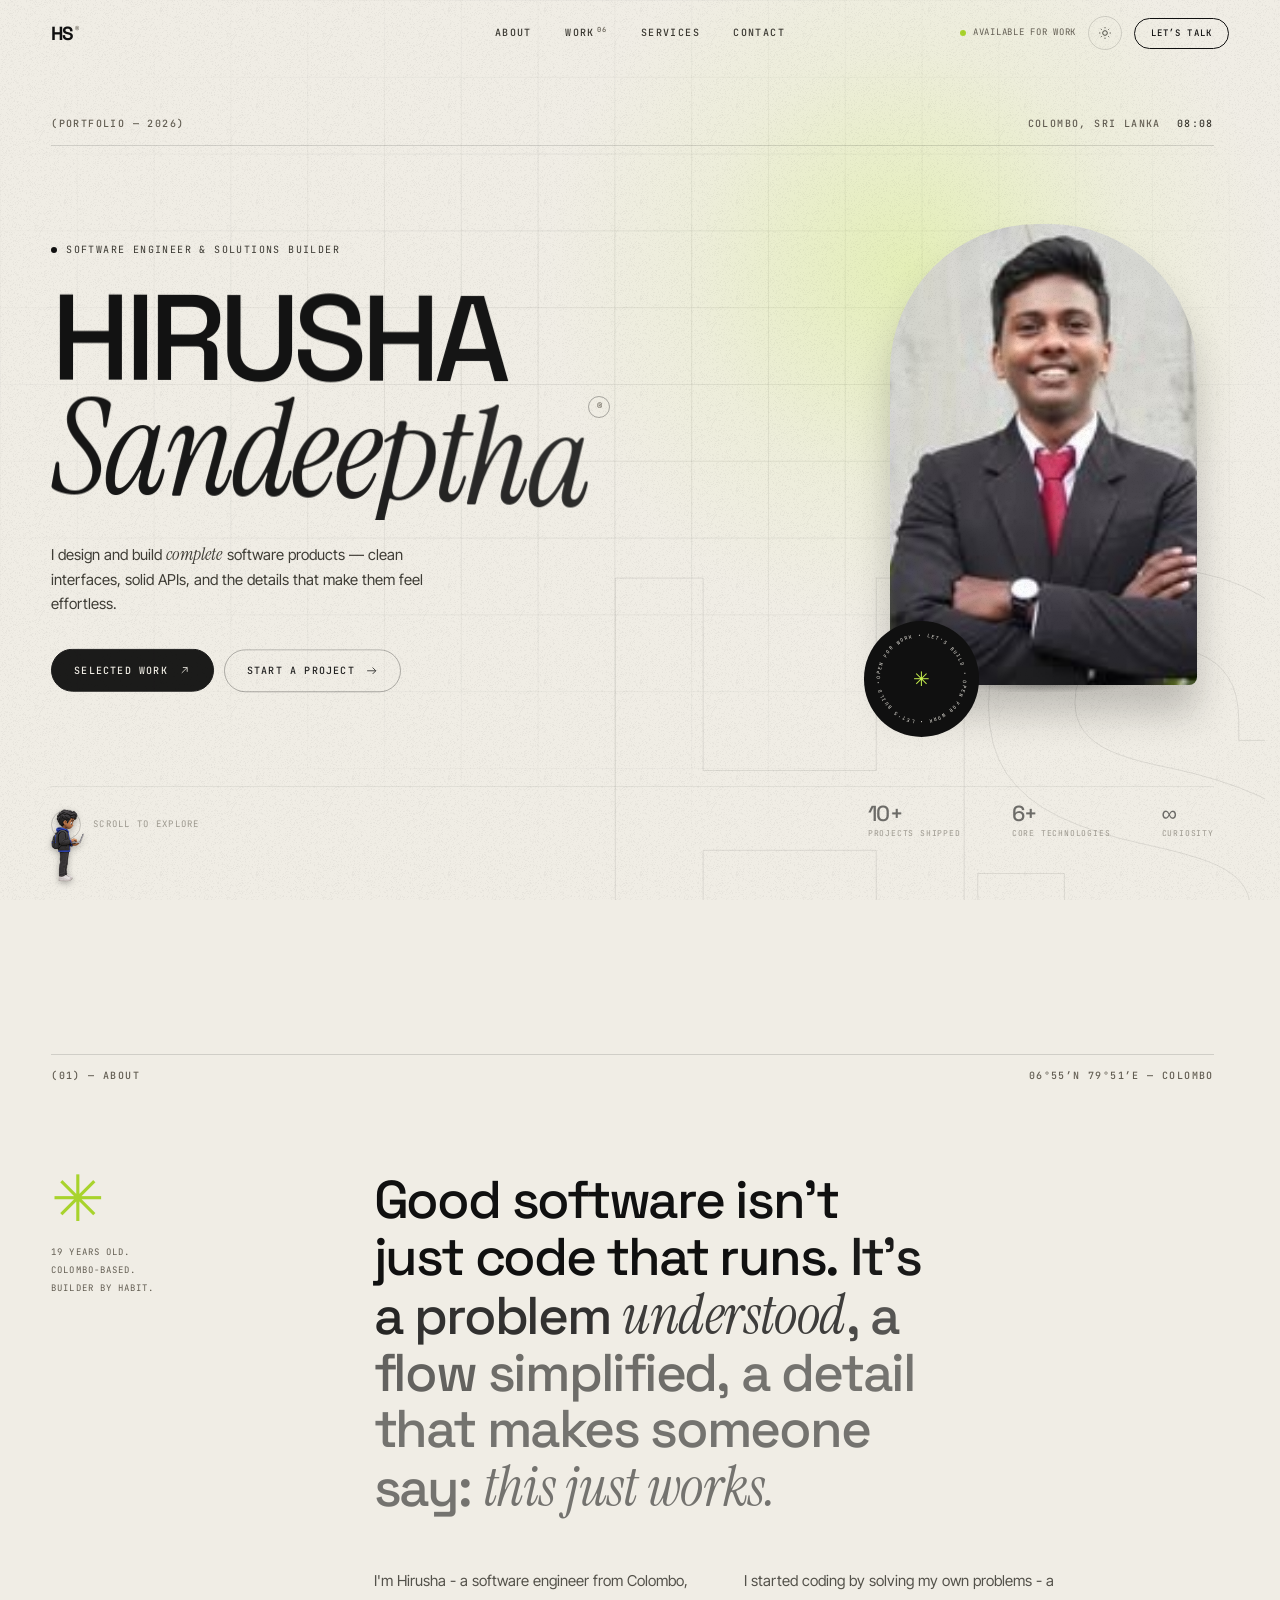
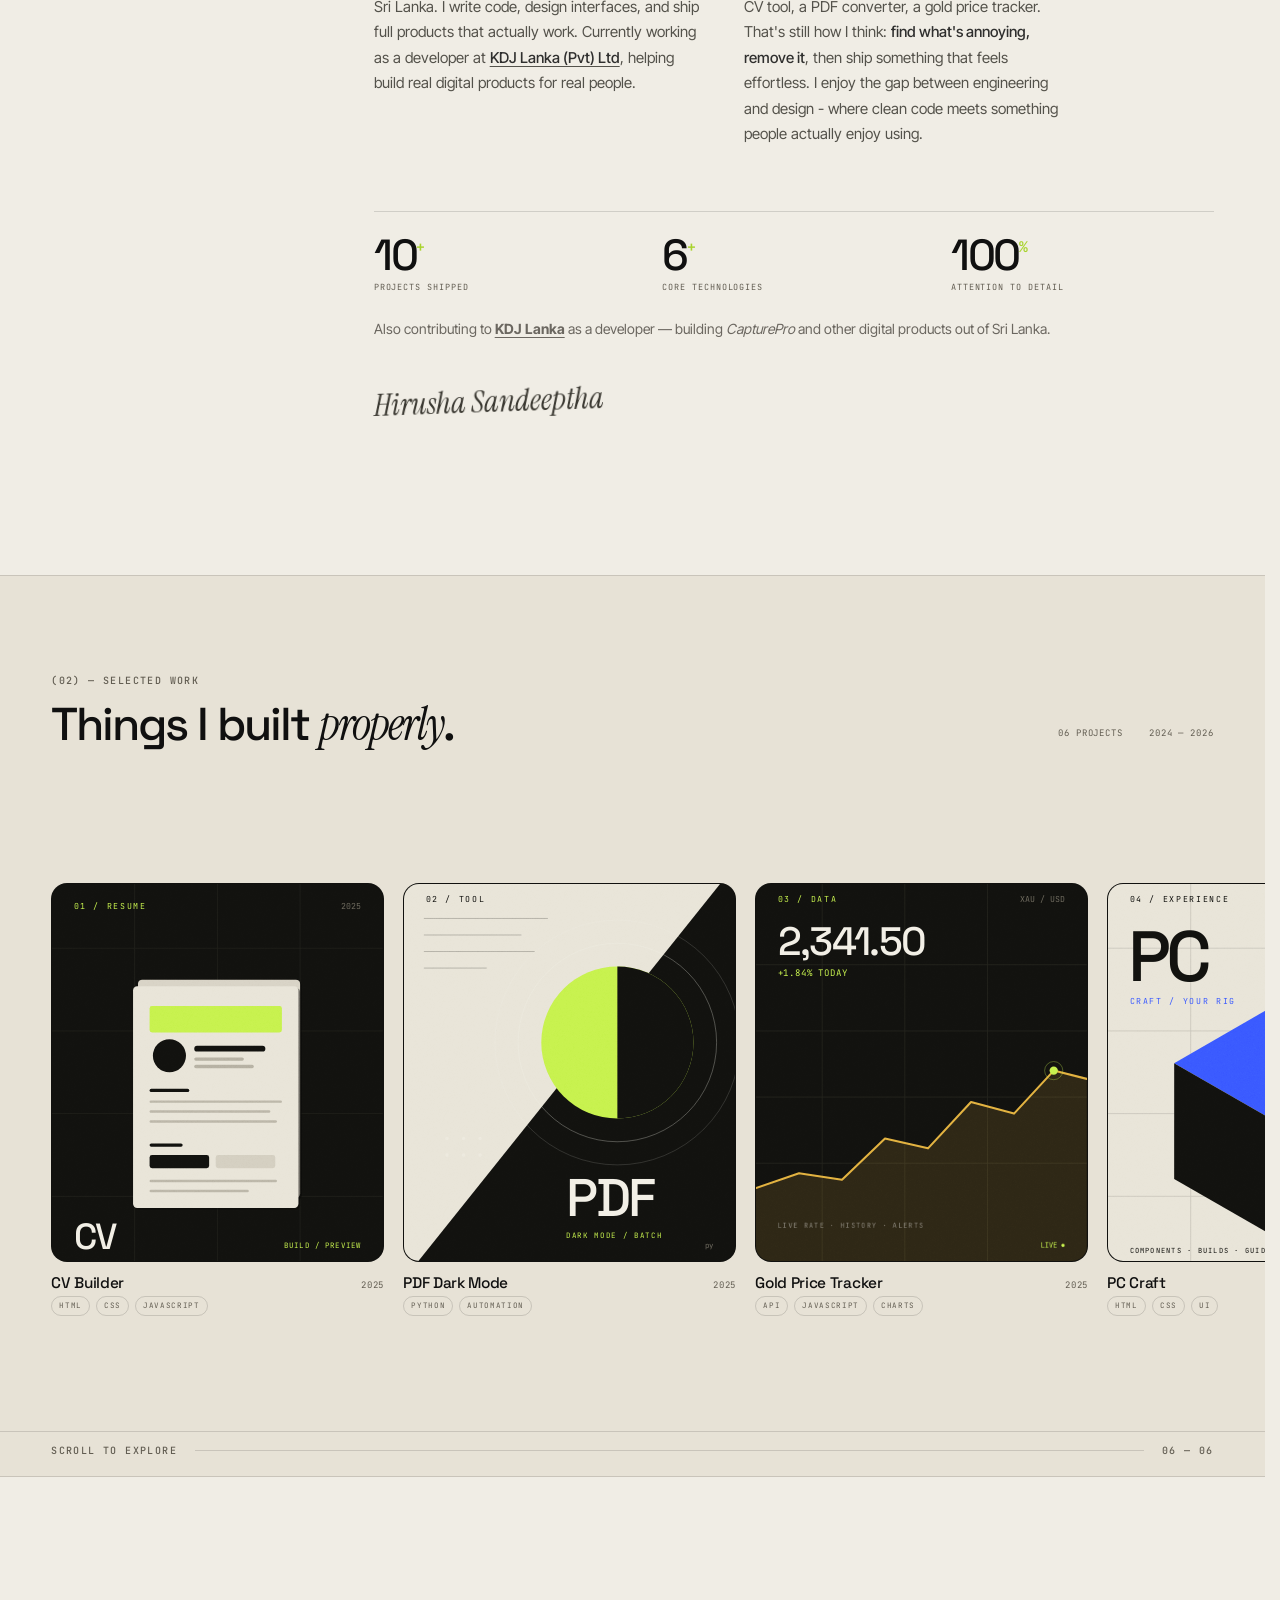
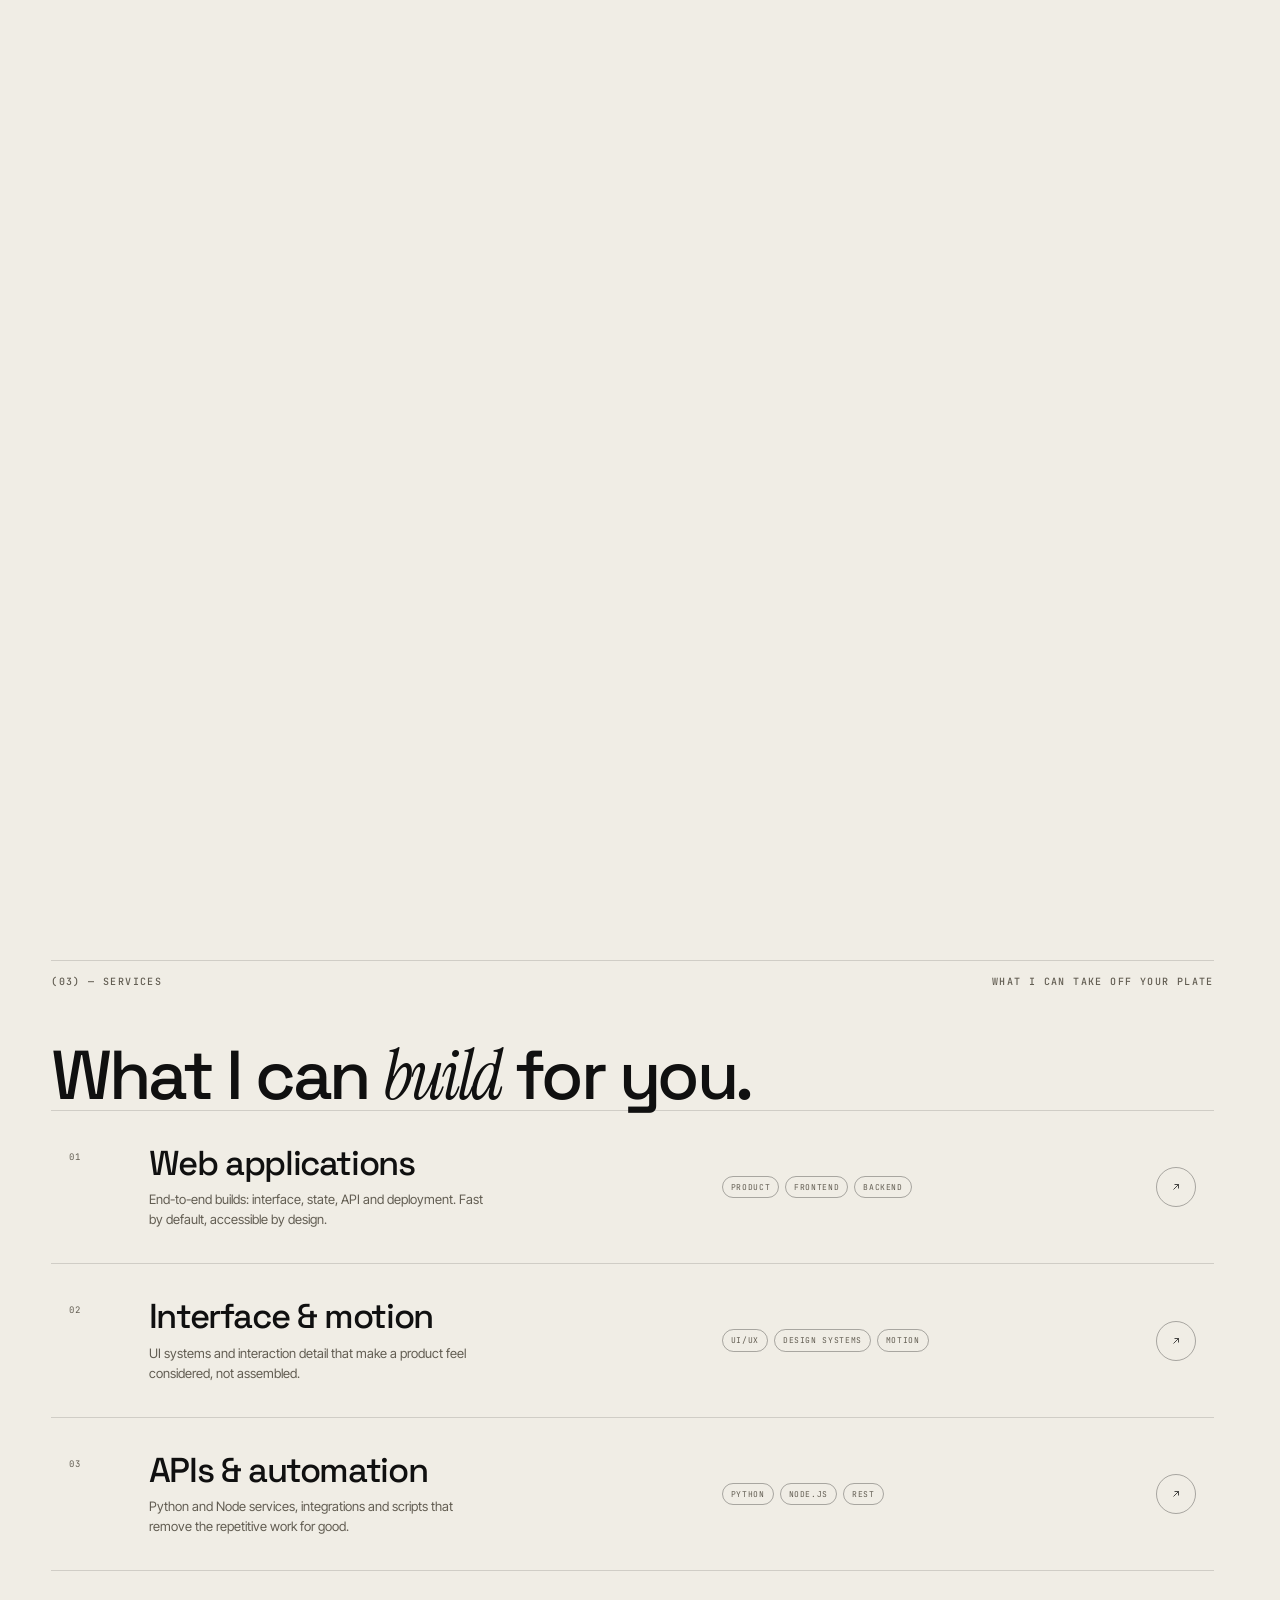
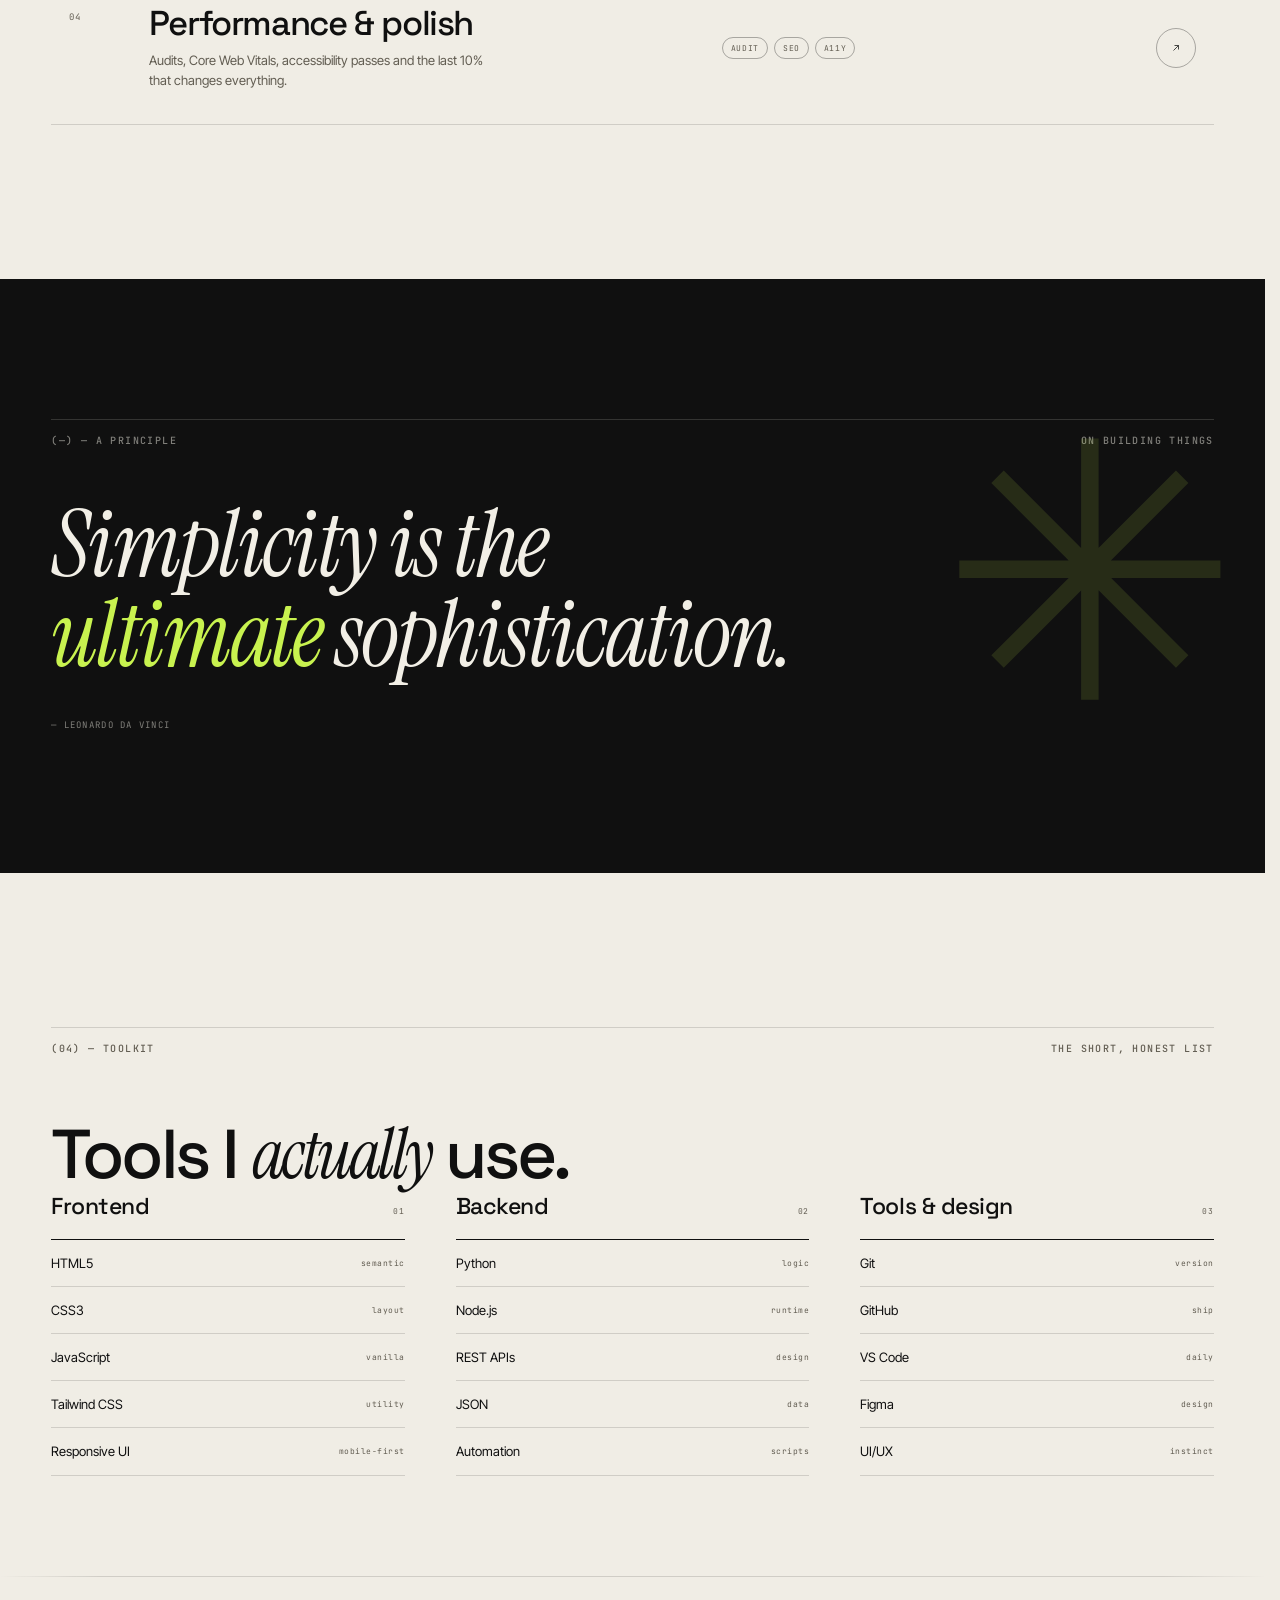
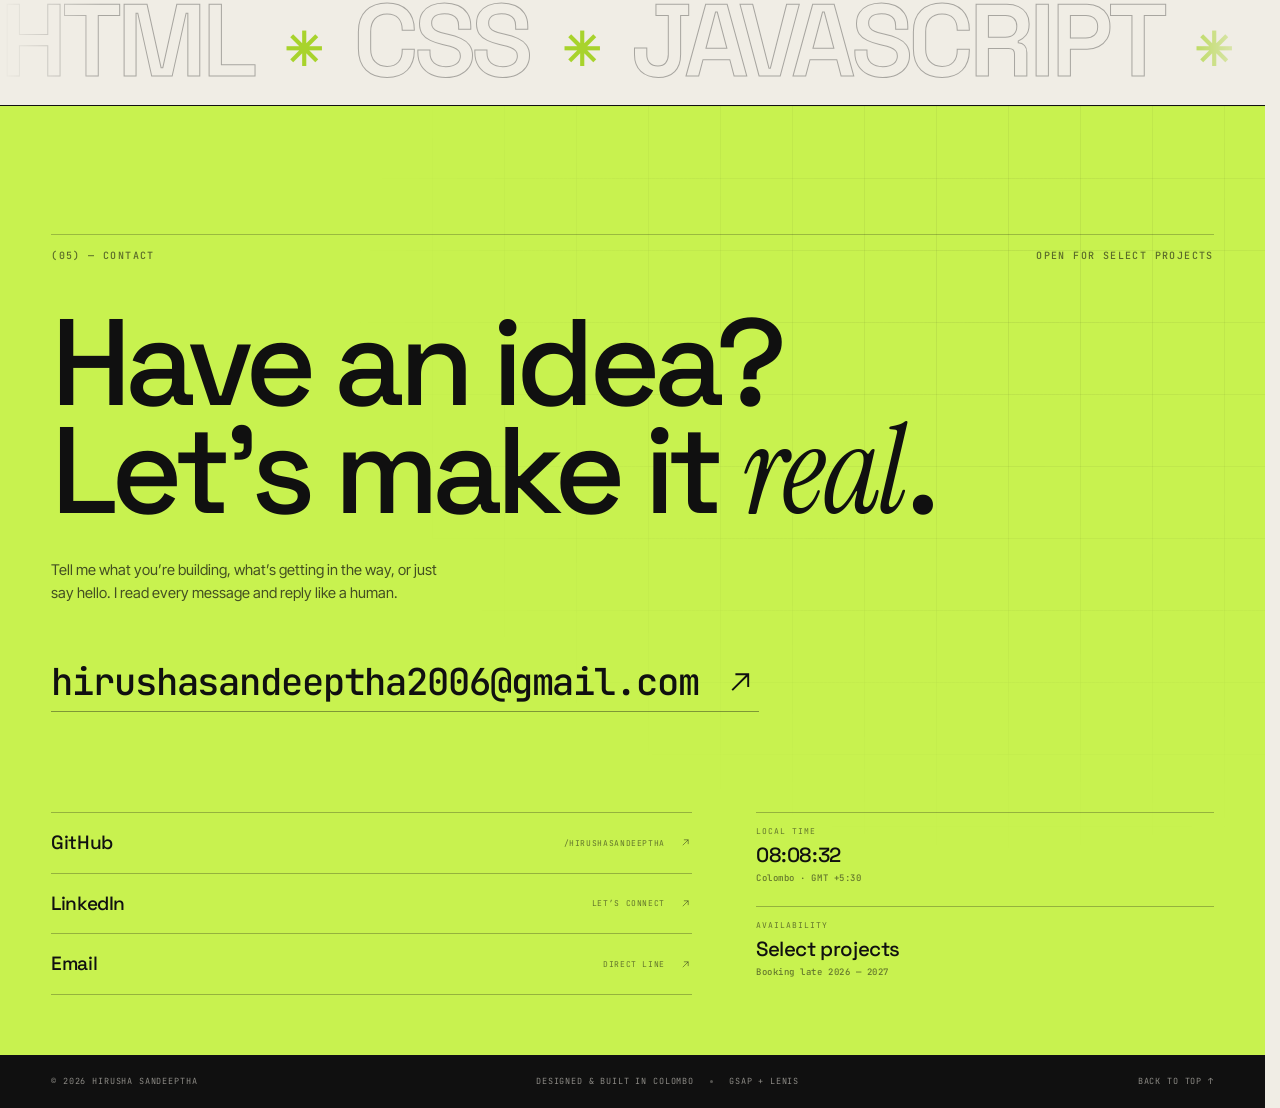
<file: index.html>
<!DOCTYPE html>
<html lang="en" data-theme="light">
<head>
  <meta charset="UTF-8">
  <meta name="viewport" content="width=device-width, initial-scale=1.0">
  <title>Hirusha Sandeeptha — Software Engineer &amp; Solutions Builder</title>
  <meta name="description" content="Hirusha Sandeeptha is a software engineer and solutions builder from Colombo, Sri Lanka — designing and shipping fast, thoughtful web products, interfaces and APIs.">
  <meta name="author" content="Hirusha Sandeeptha">
  <meta name="theme-color" content="#F0EDE5" id="themeColor">
  <link rel="canonical" href="https://hirushasandeeptha.github.io/my-portfolio/">
  <link rel="icon" href="assets/favicon.svg" type="image/svg+xml">

  <meta property="og:type" content="website">
  <meta property="og:url" content="https://hirushasandeeptha.github.io/my-portfolio/">
  <meta property="og:title" content="Hirusha Sandeeptha — Software Engineer &amp; Solutions Builder">
  <meta property="og:description" content="Complete software products, built with care: clean interfaces, solid APIs, and the details that make them feel effortless.">
  <meta property="og:image" content="https://hirushasandeeptha.github.io/my-portfolio/assets/img/hirusha-portrait.jpg">
  <meta name="twitter:card" content="summary_large_image">

  <link rel="preload" href="assets/fonts/space-grotesk.woff2" as="font" type="font/woff2" crossorigin>
  <link rel="preload" href="assets/fonts/instrument-serif-italic.woff2" as="font" type="font/woff2" crossorigin>
  <link rel="stylesheet" href="assets/css/style.css">

  <script>
    (function () {
      var d = document.documentElement;
      d.classList.add('js');
      try {
        var t = localStorage.getItem('hs-theme');
        if (t === 'dark') d.setAttribute('data-theme', 'dark');
      } catch (e) {}
    })();
  </script>
  <noscript>
    <style>
      #preloader { display: none !important; }
      .menu-btn { display: none !important; }
      .theme-toggle { display: none !important; }
      @media (max-width: 1023px) {
        .nav-links {
          position: fixed;
          top: 58px;
          left: 0;
          width: 100%;
          display: flex !important;
          justify-content: center;
          gap: 18px;
          padding: 10px var(--gutter);
          background: var(--paper);
          border-bottom: 1px solid var(--line);
          z-index: 400;
        }
        .nav-tools .theme-toggle { display: none; }
      }
    </style>
  </noscript>

  <script type="application/ld+json">
    {
      "@context": "https://schema.org",
      "@type": "Person",
      "name": "Hirusha Sandeeptha",
      "jobTitle": "Software Engineer",
      "email": "mailto:hirushasandeeptha2006@gmail.com",
      "url": "https://hirushasandeeptha.github.io/my-portfolio",
      "address": { "@type": "PostalAddress", "addressLocality": "Colombo", "addressCountry": "LK" },
      "sameAs": [
        "https://github.com/hirushasandeeptha",
        "https://www.linkedin.com/in/hirushasandeeptha/"
      ]
    }
  </script>
</head>
<body>

  <a class="skip" href="#main">Skip to content</a>

  <div class="grain" aria-hidden="true"></div>
  <div class="scroll-progress" aria-hidden="true"><span id="scrollProgress"></span></div>

  <div class="cursor" id="cursor" aria-hidden="true">
    <div class="cursor-dot" id="cursorDot"></div>
    <div class="cursor-ring" id="cursorRing"><span class="cursor-label" id="cursorLabel">View</span></div>
  </div>

  <!-- Preloader -->
  <div class="preloader" id="preloader" aria-hidden="true">
    <div class="preloader-top">
      <span class="label">Hirusha Sandeeptha</span>
      <span class="label">Portfolio / 2026</span>
    </div>
    <div class="preloader-center">
      <div class="preloader-mark">HS<sup>®</sup></div>
      <div class="preloader-bar"><span id="preloaderBar"></span></div>
      <div class="preloader-count"><span id="preloaderCount">00</span><small>%</small></div>
    </div>
    <div class="preloader-bottom">
      <span class="label">Loading selected work</span>
      <span class="label">Colombo, LK</span>
    </div>
  </div>

  <!-- Navigation -->
  <header class="nav" id="nav">
    <a class="brand" href="#top" aria-label="Hirusha Sandeeptha — back to top">HS<sup>®</sup></a>

    <nav class="nav-links" aria-label="Primary">
      <a href="#about">About</a>
      <a href="#work">Work<sup>06</sup></a>
      <a href="#services">Services</a>
      <a href="#contact">Contact</a>
    </nav>

    <div class="nav-tools">
      <span class="nav-status"><i></i> Available for work</span>
      <button class="theme-toggle" id="themeToggle" type="button" aria-label="Switch to dark theme" aria-pressed="false">
        <svg class="icon-sun" viewBox="0 0 24 24" fill="none" stroke="currentColor" stroke-width="1.5" aria-hidden="true">
          <circle cx="12" cy="12" r="4"></circle>
          <path d="M12 2v2M12 20v2M4.9 4.9l1.4 1.4M17.7 17.7l1.4 1.4M2 12h2M20 12h2M4.9 19.1l1.4-1.4M17.7 6.3l1.4-1.4"></path>
        </svg>
        <svg class="icon-moon" viewBox="0 0 24 24" fill="none" stroke="currentColor" stroke-width="1.5" aria-hidden="true">
          <path d="M20 14.5A8.5 8.5 0 0 1 9.5 4a8.5 8.5 0 1 0 10.5 10.5Z"></path>
        </svg>
      </button>
      <a href="#contact" class="btn btn-sm">Let’s talk</a>
      <button class="menu-btn" id="menuBtn" type="button" aria-expanded="false" aria-controls="mobileMenu">
        <span class="bars" aria-hidden="true"><i></i><i></i></span>
        <span id="menuBtnLabel">Menu</span>
      </button>
    </div>
  </header>

  <!-- Mobile menu -->
  <div class="mobile-menu" id="mobileMenu" aria-hidden="true">
    <nav class="mobile-nav" aria-label="Mobile">
      <a href="#about"><span>01</span>About<em aria-hidden="true">↗</em></a>
      <a href="#work"><span>02</span>Work<em aria-hidden="true">↗</em></a>
      <a href="#services"><span>03</span>Services<em aria-hidden="true">↗</em></a>
      <a href="#toolkit"><span>04</span>Toolkit<em aria-hidden="true">↗</em></a>
      <a href="#contact"><span>05</span>Contact<em aria-hidden="true">↗</em></a>
    </nav>
    <div class="mobile-menu-foot">
      <a href="mailto:hirushasandeeptha2006@gmail.com">hirushasandeeptha2006@gmail.com</a>
      <a href="https://github.com/hirushasandeeptha" target="_blank" rel="noopener noreferrer">GitHub ↗</a>
      <a href="https://www.linkedin.com/in/hirushasandeeptha/" target="_blank" rel="noopener noreferrer">LinkedIn ↗</a>
      <span class="label">Colombo — <span data-clock>--:--</span></span>
    </div>
  </div>

  <main id="main" tabindex="-1">

    <!-- Hero -->
    <section class="hero" id="top">
      <div class="hero-bg" aria-hidden="true">
        <div class="hero-grid"></div>
        <div class="hero-spot" id="heroSpot"></div>
        <div class="hero-ghost">HS</div>
      </div>

      <div class="container hero-inner">
        <div class="hero-top">
          <span class="label">(Portfolio — 2026)</span>
          <span class="label">Colombo, Sri Lanka <span class="time" data-clock="short">--:--</span></span>
        </div>

        <div class="hero-main">
          <div class="hero-copy">
            <p class="hero-eyebrow"><span class="dot"></span> Software engineer &amp; solutions builder</p>

            <h1 class="hero-title" aria-label="Hirusha Sandeeptha">
              <span class="line"><span class="line-inner" data-split="chars">Hirusha</span></span>
              <span class="line line-serif"><span class="line-inner" data-split="chars">Sandeeptha</span><span class="reg" aria-hidden="true">®</span></span>
            </h1>

            <p class="hero-sub">I design and build <em>complete</em> software products — clean interfaces, solid APIs, and the details that make them feel effortless.</p>

            <div class="hero-actions">
              <a href="#work" class="btn btn-primary" data-magnetic>
                Selected work
                <svg viewBox="0 0 24 24" fill="none" stroke="currentColor" stroke-width="1.5" aria-hidden="true"><path d="M7 17 17 7M9 7h8v8"/></svg>
              </a>
              <a href="mailto:hirushasandeeptha2006@gmail.com" class="btn btn-ghost" data-magnetic>
                Start a project
                <svg viewBox="0 0 24 24" fill="none" stroke="currentColor" stroke-width="1.5" aria-hidden="true"><path d="M4 12h16M14 6l6 6-6 6"/></svg>
              </a>
            </div>
          </div>

          <div class="hero-portrait">
            <!-- Floating character — KDJ Hosting style -->
            <div class="float-character-wrap">
              <div class="float-character" aria-label="Hirusha Ranasinghe, software engineer">
                <img src="assets/img/hirusha-float.jpg" alt="Hirusha Ranasinghe floating character" width="600" height="840" fetchpriority="high">
              </div>
              <div class="float-shadow" aria-hidden="true"></div>
              <!-- Badge -->
              <div class="portrait-badge" aria-hidden="true">
                <svg class="ring-text" viewBox="0 0 200 200">
                  <defs>
                    <path id="badgeCircle" d="M100,100 m-72,0 a72,72 0 1,1 144,0 a72,72 0 1,1 -144,0"></path>
                  </defs>
                  <text textLength="450" lengthAdjust="spacingAndGlyphs"><textPath href="#badgeCircle">OPEN FOR WORK • LET'S BUILD • OPEN FOR WORK • LET'S BUILD • </textPath></text>
                </svg>
                <span class="star">✳</span>
              </div>
            </div>
          </div>
        </div>

        <div class="hero-foot">
          <a href="#about" class="scroll-cue">
            <span class="cue-icon"><svg viewBox="0 0 24 24" fill="none" stroke="currentColor" stroke-width="1.5" aria-hidden="true"><path d="M12 4v16M6 14l6 6 6-6"/></svg></span>
            Scroll to explore
          </a>
          <div class="hero-facts">
            <div><strong>10+</strong><span>Projects shipped</span></div>
            <div><strong>6+</strong><span>Core technologies</span></div>
            <div><strong>∞</strong><span>Curiosity</span></div>
          </div>
        </div>
      </div>

      <div class="ticker" aria-hidden="true">
        <div class="ticker-track">
          <div class="ticker-group">
            <span>Available for select projects</span><i>✳</i>
            <span>Web applications</span><i>✳</i>
            <span>Interface &amp; motion</span><i>✳</i>
            <span>APIs &amp; automation</span><i>✳</i>
            <span>Performance &amp; polish</span><i>✳</i>
            <span>Colombo → Worldwide</span><i>✳</i>
          </div>
          <div class="ticker-group">
            <span>Available for select projects</span><i>✳</i>
            <span>Web applications</span><i>✳</i>
            <span>Interface &amp; motion</span><i>✳</i>
            <span>APIs &amp; automation</span><i>✳</i>
            <span>Performance &amp; polish</span><i>✳</i>
            <span>Colombo → Worldwide</span><i>✳</i>
          </div>
        </div>
      </div>
    </section>

    <!-- About -->
    <section class="about" id="about">
      <div class="container">
        <div class="section-head" data-reveal>
          <span class="label">(01) — About</span>
          <span class="label">06°55′N 79°51′E — Colombo</span>
        </div>

        <div class="about-grid">
          <aside class="about-aside" data-reveal>
            <div class="about-marker" aria-hidden="true">✳</div>
            <p>19 years old.<br>Colombo-based.<br>Builder by habit.</p>
          </aside>

          <div class="about-body">
            <h2 class="statement" id="statement">
              Good software isn’t just code that runs. It’s a problem <em>understood</em>, a flow simplified, a detail that makes someone say: <em>this just works.</em>
            </h2>

                    <div class="about-text">
              <p data-reveal>
                I'm Hirusha - a software engineer from Colombo, Sri Lanka. I write code, design interfaces, and ship full products that actually work. Currently working as a developer at <a href="https://github.com/KDJ-Lanka" target="_blank" rel="noopener noreferrer" style="color:inherit;text-decoration:underline;text-underline-offset:3px"><strong>KDJ Lanka (Pvt) Ltd</strong></a>, helping build real digital products for real people.
              </p>
              <p data-reveal>
                I started coding by solving my own problems - a CV tool, a PDF converter, a gold price tracker. That's still how I think: <strong>find what's annoying, remove it</strong>, then ship something that feels effortless. I enjoy the gap between engineering and design - where clean code meets something people actually enjoy using.
              </p>
            </div>

            <div class="about-stats" data-reveal>
              <div class="stat">
                <span class="stat-value"><span data-count="10">0</span><sup>+</sup></span>
                <span class="stat-label">Projects shipped</span>
              </div>
              <div class="stat">
                <span class="stat-value"><span data-count="6">0</span><sup>+</sup></span>
                <span class="stat-label">Core technologies</span>
              </div>
              <div class="stat">
                <span class="stat-value"><span data-count="100">0</span><sup>%</sup></span>
                <span class="stat-label">Attention to detail</span>
              </div>
            </div>

            <p class="about-org" data-reveal>
              Also contributing to <a href="https://github.com/KDJ-Lanka" target="_blank" rel="noopener noreferrer"><strong>KDJ Lanka</strong></a> as a developer — building <em>CapturePro</em> and other digital products out of Sri Lanka.
            </p>
            <p class="signature" data-reveal>Hirusha Sandeeptha</p>
          </div>
        </div>
      </div>
    </section>

    <!-- Work -->
    <section class="work" id="work">
      <div class="work-pin">
        <div class="container work-head">
          <div>
            <span class="label">(02) — Selected work</span>
            <h2>Things I built <em>properly</em>.</h2>
          </div>
          <div class="work-head-meta">
            <span>06 Projects</span>
            <span>2024 — 2026</span>
          </div>
        </div>

        <div class="work-viewport" id="workViewport">
          <div class="work-track" id="workTrack">

            <!-- 01 — CV Builder -->
            <article class="work-card" role="button" tabindex="0" aria-haspopup="dialog" aria-label="Open CV Builder project details" data-project="cv-builder" data-cursor="view">
              <div class="poster">
                <svg viewBox="0 0 400 500" preserveAspectRatio="xMidYMid slice" aria-hidden="true">
                  <rect width="400" height="500" fill="#12120F"/>
                  <g stroke="#26261F" stroke-width="1" opacity="0.8">
                    <path d="M0 100h400M0 200h400M0 300h400M0 400h400M100 0v500M200 0v500M300 0v500"/>
                  </g>
                  <text x="26" y="52" fill="#C8F24F" font-family="'JetBrains Mono', monospace" font-size="10" letter-spacing="2">01 / RESUME</text>
                  <text x="374" y="52" fill="#6F6B5F" text-anchor="end" font-family="'JetBrains Mono', monospace" font-size="10">2025</text>

                  <g transform="translate(204 272)">
                    <g class="sheet sheet-b">
                      <rect x="-98" y="-132" width="196" height="264" rx="5" fill="#0A0A08" opacity="0.55"/>
                      <rect x="-100" y="-134" width="196" height="264" rx="5" fill="#D9D4C7"/>
                    </g>
                  </g>
                  <g transform="translate(200 282)">
                    <g class="sheet sheet-a">
                      <rect x="-100" y="-134" width="200" height="268" rx="5" fill="#0A0A08" opacity="0.5"/>
                      <rect x="-102" y="-136" width="200" height="268" rx="5" fill="#E9E5D9"/>
                      <rect x="-82" y="-112" width="160" height="32" rx="3" fill="#C8F24F"/>
                      <circle cx="-58" cy="-52" r="20" fill="#12120F"/>
                      <rect x="-28" y="-64" width="86" height="7" rx="3.5" fill="#12120F"/>
                      <rect x="-28" y="-50" width="60" height="4" rx="2" fill="#B7B2A4"/>
                      <rect x="-28" y="-41" width="72" height="4" rx="2" fill="#B7B2A4"/>
                      <rect x="-82" y="-12" width="48" height="4" rx="2" fill="#12120F"/>
                      <rect x="-82" y="2" width="160" height="3" rx="1.5" fill="#BDB8AA"/>
                      <rect x="-82" y="14" width="146" height="3" rx="1.5" fill="#BDB8AA"/>
                      <rect x="-82" y="26" width="154" height="3" rx="1.5" fill="#BDB8AA"/>
                      <rect x="-82" y="54" width="40" height="4" rx="2" fill="#12120F"/>
                      <rect x="-82" y="68" width="72" height="16" rx="3" fill="#12120F"/>
                      <rect x="-2" y="68" width="72" height="16" rx="3" fill="#D5D0C2"/>
                      <rect x="-82" y="98" width="154" height="3" rx="1.5" fill="#BDB8AA"/>
                      <rect x="-82" y="110" width="120" height="3" rx="1.5" fill="#BDB8AA"/>
                    </g>
                  </g>

                  <text x="26" y="464" fill="#F2EFE6" font-family="'Space Grotesk', sans-serif" font-size="44" font-weight="500" letter-spacing="-2">CV</text>
                  <text x="374" y="462" fill="#C8F24F" text-anchor="end" font-family="'JetBrains Mono', monospace" font-size="9" letter-spacing="1.4">BUILD / PREVIEW</text>
                </svg>
                <span class="poster-open">View project <svg viewBox="0 0 24 24" fill="none" stroke="currentColor" stroke-width="2" aria-hidden="true"><path d="M7 17 17 7M9 7h8v8"/></svg></span>
              </div>
              <div class="work-meta">
                <div>
                  <h3 class="work-title">CV Builder</h3>
                  <div class="work-tags"><span>HTML</span><span>CSS</span><span>JavaScript</span></div>
                </div>
                <span class="work-year">2025</span>
              </div>
            </article>

            <!-- 02 — PDF Dark Mode -->
            <article class="work-card" role="button" tabindex="0" aria-haspopup="dialog" aria-label="Open PDF Dark Mode project details" data-project="pdf-dark" data-cursor="view">
              <div class="poster">
                <svg viewBox="0 0 400 500" preserveAspectRatio="xMidYMid slice" aria-hidden="true">
                  <rect width="400" height="500" fill="#12120F"/>
                  <path d="M0 0H400L0 500Z" fill="#E9E5D9"/>
                  <g opacity="0.28" stroke="#12120F" stroke-width="1">
                    <path d="M24 64h150M24 84h118M24 104h134M24 124h76"/>
                  </g>
                  <text x="26" y="44" fill="#12120F" font-family="'JetBrains Mono', monospace" font-size="10" letter-spacing="2">02 / TOOL</text>

                  <circle cx="258" cy="214" r="92" fill="#C8F24F"/>
                  <path d="M258 122a92 92 0 0 1 0 184Z" fill="#12120F"/>
                  <circle cx="258" cy="214" r="120" fill="none" stroke="#F2EFE6" stroke-width="1" opacity="0.35"/>
                  <circle cx="258" cy="214" r="148" fill="none" stroke="#F2EFE6" stroke-width="1" opacity="0.18"/>

                  <g fill="#F2EFE6" opacity="0.5">
                    <circle cx="52" cy="330" r="2"/><circle cx="72" cy="330" r="2"/><circle cx="92" cy="330" r="2"/>
                    <circle cx="52" cy="350" r="2"/><circle cx="72" cy="350" r="2"/><circle cx="92" cy="350" r="2"/>
                  </g>

                  <text x="196" y="424" fill="#F2EFE6" font-family="'Space Grotesk', sans-serif" font-size="64" font-weight="500" letter-spacing="-3">PDF</text>
                  <text x="196" y="450" fill="#C8F24F" font-family="'JetBrains Mono', monospace" font-size="9" letter-spacing="2">DARK MODE / BATCH</text>
                  <text x="374" y="462" fill="#6F6B5F" text-anchor="end" font-family="'JetBrains Mono', monospace" font-size="9">py</text>
                </svg>
                <span class="poster-open">View project <svg viewBox="0 0 24 24" fill="none" stroke="currentColor" stroke-width="2" aria-hidden="true"><path d="M7 17 17 7M9 7h8v8"/></svg></span>
              </div>
              <div class="work-meta">
                <div>
                  <h3 class="work-title">PDF Dark Mode</h3>
                  <div class="work-tags"><span>Python</span><span>Automation</span></div>
                </div>
                <span class="work-year">2025</span>
              </div>
            </article>

            <!-- 03 — Gold Price Tracker -->
            <article class="work-card" role="button" tabindex="0" aria-haspopup="dialog" aria-label="Open Gold Price Tracker project details" data-project="gold-tracker" data-cursor="view">
              <div class="poster">
                <svg viewBox="0 0 400 500" preserveAspectRatio="xMidYMid slice" aria-hidden="true">
                  <rect width="400" height="500" fill="#12120F"/>
                  <g stroke="#26261F" stroke-width="1">
                    <path d="M0 120h400M0 200h400M0 280h400M0 360h400M80 0v500M180 0v500M280 0v500"/>
                  </g>
                  <text x="26" y="44" fill="#C8F24F" font-family="'JetBrains Mono', monospace" font-size="10" letter-spacing="2">03 / DATA</text>
                  <text x="374" y="44" fill="#6F6B5F" text-anchor="end" font-family="'JetBrains Mono', monospace" font-size="10">XAU / USD</text>

                  <text x="26" y="108" fill="#F2EFE6" font-family="'Space Grotesk', sans-serif" font-size="48" font-weight="500" letter-spacing="-2">2,341.50</text>
                  <text x="26" y="134" fill="#C8F24F" font-family="'JetBrains Mono', monospace" font-size="11" letter-spacing="1">+1.84% TODAY</text>

                  <path d="M0 390 L52 372 L104 380 L156 330 L208 342 L260 286 L312 300 L360 248 L400 258 V500 H0 Z" fill="#E3B341" opacity="0.14"/>
                  <path d="M0 390 L52 372 L104 380 L156 330 L208 342 L260 286 L312 300 L360 248 L400 258" fill="none" stroke="#E3B341" stroke-width="2.5" stroke-linejoin="round" stroke-linecap="round"/>
                  <circle cx="360" cy="248" r="5" fill="#C8F24F"/>
                  <circle cx="360" cy="248" r="11" fill="none" stroke="#C8F24F" opacity="0.4"/>

                  <text x="26" y="438" fill="#8A857A" font-family="'JetBrains Mono', monospace" font-size="8.5" letter-spacing="1.5">LIVE RATE · HISTORY · ALERTS</text>
                  <text x="374" y="462" fill="#C8F24F" text-anchor="end" font-family="'JetBrains Mono', monospace" font-size="9">LIVE ●</text>
                </svg>
                <span class="poster-open">View project <svg viewBox="0 0 24 24" fill="none" stroke="currentColor" stroke-width="2" aria-hidden="true"><path d="M7 17 17 7M9 7h8v8"/></svg></span>
              </div>
              <div class="work-meta">
                <div>
                  <h3 class="work-title">Gold Price Tracker</h3>
                  <div class="work-tags"><span>API</span><span>JavaScript</span><span>Charts</span></div>
                </div>
                <span class="work-year">2025</span>
              </div>
            </article>

            <!-- 04 — PC Craft -->
            <article class="work-card" role="button" tabindex="0" aria-haspopup="dialog" aria-label="Open PC Craft project details" data-project="pc-craft" data-cursor="view">
              <div class="poster">
                <svg viewBox="0 0 400 500" preserveAspectRatio="xMidYMid slice" aria-hidden="true">
                  <rect width="400" height="500" fill="#E9E5D9"/>
                  <g stroke="#12120F" stroke-width="1" opacity="0.14">
                    <path d="M0 100h400M0 200h400M0 300h400M0 400h400M100 0v500M200 0v500M300 0v500"/>
                  </g>
                  <text x="26" y="44" fill="#12120F" font-family="'JetBrains Mono', monospace" font-size="10" letter-spacing="2">04 / EXPERIENCE</text>
                  <text x="374" y="44" fill="#12120F" text-anchor="end" font-family="'JetBrains Mono', monospace" font-size="10" opacity="0.5">2024</text>

                  <text x="24" y="140" fill="#12120F" font-family="'Space Grotesk', sans-serif" font-size="86" font-weight="500" letter-spacing="-6">PC</text>
                  <text x="26" y="168" fill="#3B5BFF" font-family="'JetBrains Mono', monospace" font-size="10" letter-spacing="2">CRAFT / YOUR RIG</text>

                  <g transform="translate(0 14)">
                    <path d="M200 156 L320 225 L200 294 L80 225 Z" fill="#3B5BFF"/>
                    <path d="M80 225 L200 294 V434 L80 365 Z" fill="#12120F"/>
                    <path d="M200 294 L320 225 V365 L200 434 Z" fill="#2637B8"/>
                    <circle cx="283" cy="322" r="10" fill="#C8F24F"/>
                    <path d="M262 348h42M262 358h28" stroke="#C8F24F" stroke-width="2" opacity="0.6"/>
                    <path d="M200 294 L200 434" stroke="#E9E5D9" stroke-width="1" opacity="0.18"/>
                  </g>

                  <text x="26" y="468" fill="#12120F" font-family="'JetBrains Mono', monospace" font-size="8.5" letter-spacing="1.5">COMPONENTS · BUILDS · GUIDES</text>
                </svg>
                <span class="poster-open">View project <svg viewBox="0 0 24 24" fill="none" stroke="currentColor" stroke-width="2" aria-hidden="true"><path d="M7 17 17 7M9 7h8v8"/></svg></span>
              </div>
              <div class="work-meta">
                <div>
                  <h3 class="work-title">PC Craft</h3>
                  <div class="work-tags"><span>HTML</span><span>CSS</span><span>UI</span></div>
                </div>
                <span class="work-year">2024</span>
              </div>
            </article>

            <!-- 05 — LifeVault -->
            <article class="work-card" role="button" tabindex="0" aria-haspopup="dialog" aria-label="Open LifeVault project details" data-project="lifevault" data-cursor="view">
              <div class="poster">
                <svg viewBox="0 0 400 500" preserveAspectRatio="xMidYMid slice" aria-hidden="true">
                  <rect width="400" height="500" fill="#FF5C35"/>
                  <text x="26" y="44" fill="#12120F" font-family="'JetBrains Mono', monospace" font-size="10" letter-spacing="2">05 / PRODUCT</text>
                  <text x="374" y="44" fill="#12120F" text-anchor="end" font-family="'JetBrains Mono', monospace" font-size="10" opacity="0.55">2024</text>

                  <circle cx="200" cy="252" r="148" fill="#12120F"/>
                  <circle cx="200" cy="252" r="124" fill="none" stroke="#FF5C35" stroke-width="1" opacity="0.35"/>
                  <circle cx="200" cy="252" r="96" fill="none" stroke="#FF5C35" stroke-width="1" opacity="0.35"/>
                  <g stroke="#FF5C35" stroke-width="1" opacity="0.28">
                    <path d="M200 104v40M200 360v40M52 252h40M308 252h40M95 147l28 28M277 329l28 28M305 147l-28 28M123 329l-28 28"/>
                  </g>
                  <circle cx="200" cy="252" r="55" fill="none" stroke="#C8F24F" stroke-width="9"/>
                  <circle cx="200" cy="252" r="15" fill="#C8F24F"/>
                  <g stroke="#C8F24F" stroke-width="8" stroke-linecap="round">
                    <path d="M200 197v22M200 285v22M145 252h22M233 252h22"/>
                  </g>

                  <text x="26" y="452" fill="#12120F" font-family="'Space Grotesk', sans-serif" font-size="42" font-weight="500" letter-spacing="-2">VAULT</text>
                  <text x="26" y="474" fill="#12120F" font-family="'JetBrains Mono', monospace" font-size="8.5" letter-spacing="1.4" opacity="0.7">PRIVATE BY DESIGN</text>
                </svg>
                <span class="poster-open">View project <svg viewBox="0 0 24 24" fill="none" stroke="currentColor" stroke-width="2" aria-hidden="true"><path d="M7 17 17 7M9 7h8v8"/></svg></span>
              </div>
              <div class="work-meta">
                <div>
                  <h3 class="work-title">LifeVault</h3>
                  <div class="work-tags"><span>UI/UX</span><span>JavaScript</span></div>
                </div>
                <span class="work-year">2024</span>
              </div>
            </article>

            <!-- 06 — Watermark Studio -->
            <article class="work-card" role="button" tabindex="0" aria-haspopup="dialog" aria-label="Open Watermark Studio project details" data-project="watermark" data-cursor="view">
              <div class="poster">
                <svg viewBox="0 0 400 500" preserveAspectRatio="xMidYMid slice" aria-hidden="true">
                  <rect width="400" height="500" fill="#5B4BE0"/>
                  <g stroke="#F2EFE6" stroke-width="1" opacity="0.14">
                    <path d="M0 60 L400 460M0 160 L400 560M-100 0 L300 500M60 0 L460 500"/>
                  </g>
                  <text x="26" y="44" fill="#C8F24F" font-family="'JetBrains Mono', monospace" font-size="10" letter-spacing="2">06 / TOOL</text>
                  <text x="374" y="44" fill="#F2EFE6" text-anchor="end" font-family="'JetBrains Mono', monospace" font-size="10" opacity="0.55">2024</text>

                  <g fill="none" stroke="#C8F24F" stroke-width="1.5">
                    <circle cx="160" cy="222" r="104"/>
                    <circle cx="240" cy="222" r="104"/>
                    <circle cx="200" cy="296" r="104"/>
                  </g>
                  <text x="200" y="330" fill="#F2EFE6" font-family="'Instrument Serif', serif" font-size="190" text-anchor="middle" opacity="0.92">©</text>

                  <g transform="rotate(-8 200 430)">
                    <rect x="96" y="404" width="208" height="34" rx="4" fill="#C8F24F"/>
                    <text x="200" y="426" fill="#12120F" text-anchor="middle" font-family="'JetBrains Mono', monospace" font-size="9" letter-spacing="2">WATERMARK / SAMPLE</text>
                  </g>
                  <text x="26" y="474" fill="#F2EFE6" font-family="'JetBrains Mono', monospace" font-size="8.5" letter-spacing="1.4" opacity="0.7">BATCH · POSITION · OPACITY</text>
                </svg>
                <span class="poster-open">View project <svg viewBox="0 0 24 24" fill="none" stroke="currentColor" stroke-width="2" aria-hidden="true"><path d="M7 17 17 7M9 7h8v8"/></svg></span>
              </div>
              <div class="work-meta">
                <div>
                  <h3 class="work-title">Watermark Studio</h3>
                  <div class="work-tags"><span>Canvas</span><span>JavaScript</span></div>
                </div>
                <span class="work-year">2024</span>
              </div>
            </article>

          </div>
        </div>

        <div class="container work-foot">
          <span class="label">Scroll to explore</span>
          <div class="work-progress" aria-hidden="true"><i id="workProgress"></i></div>
          <span class="label hint">06 — 06</span>
        </div>
      </div>
    </section>

    <!-- Services -->
    <section class="services" id="services">
      <div class="container">
        <div class="section-head" data-reveal>
          <span class="label">(03) — Services</span>
          <span class="label">What I can take off your plate</span>
        </div>

        <h2 class="services-title" data-reveal>What I can <em>build</em> for you.</h2>

        <div class="services-list" data-reveal>
          <a class="service" href="#contact" data-preview="web" data-cursor="open">
            <span class="service-num">01</span>
            <div class="service-main">
              <h3>Web applications</h3>
              <p>End-to-end builds: interface, state, API and deployment. Fast by default, accessible by design.</p>
            </div>
            <div class="service-tags"><span>Product</span><span>Frontend</span><span>Backend</span></div>
            <span class="service-arrow"><svg viewBox="0 0 24 24" fill="none" stroke="currentColor" stroke-width="1.5" aria-hidden="true"><path d="M7 17 17 7M9 7h8v8"/></svg></span>
          </a>

          <a class="service" href="#contact" data-preview="design" data-cursor="open">
            <span class="service-num">02</span>
            <div class="service-main">
              <h3>Interface &amp; motion</h3>
              <p>UI systems and interaction detail that make a product feel considered, not assembled.</p>
            </div>
            <div class="service-tags"><span>UI/UX</span><span>Design systems</span><span>Motion</span></div>
            <span class="service-arrow"><svg viewBox="0 0 24 24" fill="none" stroke="currentColor" stroke-width="1.5" aria-hidden="true"><path d="M7 17 17 7M9 7h8v8"/></svg></span>
          </a>

          <a class="service" href="#contact" data-preview="api" data-cursor="open">
            <span class="service-num">03</span>
            <div class="service-main">
              <h3>APIs &amp; automation</h3>
              <p>Python and Node services, integrations and scripts that remove the repetitive work for good.</p>
            </div>
            <div class="service-tags"><span>Python</span><span>Node.js</span><span>REST</span></div>
            <span class="service-arrow"><svg viewBox="0 0 24 24" fill="none" stroke="currentColor" stroke-width="1.5" aria-hidden="true"><path d="M7 17 17 7M9 7h8v8"/></svg></span>
          </a>

          <a class="service" href="#contact" data-preview="performance" data-cursor="open">
            <span class="service-num">04</span>
            <div class="service-main">
              <h3>Performance &amp; polish</h3>
              <p>Audits, Core Web Vitals, accessibility passes and the last 10% that changes everything.</p>
            </div>
            <div class="service-tags"><span>Audit</span><span>SEO</span><span>A11y</span></div>
            <span class="service-arrow"><svg viewBox="0 0 24 24" fill="none" stroke="currentColor" stroke-width="1.5" aria-hidden="true"><path d="M7 17 17 7M9 7h8v8"/></svg></span>
          </a>
        </div>
      </div>

      <div class="service-preview" id="servicePreview" aria-hidden="true">
        <div class="service-preview-panel" data-panel="web">
          <svg viewBox="0 0 290 350" aria-hidden="true">
            <rect width="290" height="350" fill="#12120F"/>
            <rect x="30" y="58" width="230" height="172" rx="8" fill="#E9E5D9"/>
            <path d="M30 66a8 8 0 0 1 8-8h214a8 8 0 0 1 8 8v20H30Z" fill="#12120F"/>
            <circle cx="45" cy="72" r="3" fill="#C8F24F"/><circle cx="57" cy="72" r="3" fill="#6F6B5F"/><circle cx="69" cy="72" r="3" fill="#6F6B5F"/>
            <rect x="46" y="104" width="82" height="10" rx="5" fill="#12120F"/>
            <rect x="46" y="122" width="120" height="5" rx="2.5" fill="#B7B2A4"/>
            <rect x="46" y="134" width="98" height="5" rx="2.5" fill="#B7B2A4"/>
            <rect x="46" y="158" width="58" height="22" rx="11" fill="#C8F24F"/>
            <rect x="176" y="104" width="66" height="94" rx="6" fill="#12120F"/>
            <path d="M190 182l12-24 10 13 8-9 16 20" stroke="#C8F24F" stroke-width="2" fill="none"/>
            <text x="30" y="286" fill="#F2EFE6" font-family="'Space Grotesk', sans-serif" font-size="36" font-weight="500" letter-spacing="-1.6">WEB</text>
            <text x="30" y="310" fill="#C8F24F" font-family="'JetBrains Mono', monospace" font-size="8" letter-spacing="1.5">PRODUCT / FRONTEND / API</text>
            <text x="260" y="310" fill="#6F6B5F" text-anchor="end" font-family="'JetBrains Mono', monospace" font-size="8">01</text>
          </svg>
        </div>
        <div class="service-preview-panel" data-panel="design">
          <svg viewBox="0 0 290 350" aria-hidden="true">
            <rect width="290" height="350" fill="#E9E5D9"/>
            <circle cx="210" cy="88" r="58" fill="none" stroke="#12120F" stroke-width="1"/>
            <circle cx="210" cy="88" r="38" fill="#C8F24F"/>
            <text x="30" y="196" fill="#12120F" font-family="'Instrument Serif', serif" font-style="italic" font-size="132">Aa</text>
            <rect x="30" y="226" width="230" height="1" fill="#12120F" opacity="0.3"/>
            <rect x="30" y="240" width="92" height="6" rx="3" fill="#12120F"/>
            <rect x="30" y="254" width="146" height="6" rx="3" fill="#12120F" opacity="0.4"/>
            <text x="30" y="310" fill="#12120F" font-family="'JetBrains Mono', monospace" font-size="8" letter-spacing="1.5">TYPE / SYSTEM / MOTION</text>
            <text x="260" y="310" fill="#12120F" text-anchor="end" font-family="'JetBrains Mono', monospace" font-size="8">02</text>
          </svg>
        </div>
        <div class="service-preview-panel" data-panel="api">
          <svg viewBox="0 0 290 350" aria-hidden="true">
            <rect width="290" height="350" fill="#12120F"/>
            <g stroke="#3A3A33" stroke-width="1">
              <path d="M70 110 L210 110 L210 190 L120 190 L120 256"/>
              <path d="M70 110 L70 256 L120 256"/>
              <path d="M210 110 L210 70"/>
            </g>
            <g fill="#12120F" stroke="#C8F24F" stroke-width="1.5">
              <circle cx="70" cy="110" r="16"/>
              <circle cx="210" cy="110" r="16"/>
              <circle cx="120" cy="256" r="16"/>
            </g>
            <circle cx="145" cy="190" r="34" fill="#C8F24F"/>
            <path d="M133 190h24M145 178v24" stroke="#12120F" stroke-width="2"/>
            <circle cx="70" cy="110" r="4" fill="#C8F24F"/>
            <circle cx="210" cy="110" r="4" fill="#C8F24F"/>
            <circle cx="120" cy="256" r="4" fill="#C8F24F"/>
            <text x="30" y="310" fill="#F2EFE6" font-family="'JetBrains Mono', monospace" font-size="8" letter-spacing="1.5">PYTHON / NODE / REST</text>
            <text x="260" y="310" fill="#6F6B5F" text-anchor="end" font-family="'JetBrains Mono', monospace" font-size="8">03</text>
          </svg>
        </div>
        <div class="service-preview-panel" data-panel="performance">
          <svg viewBox="0 0 290 350" aria-hidden="true">
            <rect width="290" height="350" fill="#E9E5D9"/>
            <path d="M55 220a90 90 0 0 1 180 0" fill="none" stroke="#12120F" stroke-width="1" opacity="0.25"/>
            <path d="M55 220a90 90 0 0 1 145-75" fill="none" stroke="#12120F" stroke-width="10" stroke-linecap="round"/>
            <path d="M55 220a90 90 0 0 1 40-61" fill="none" stroke="#C8F24F" stroke-width="10" stroke-linecap="round"/>
            <text x="145" y="212" fill="#12120F" text-anchor="middle" font-family="'Space Grotesk', sans-serif" font-size="66" font-weight="500" letter-spacing="-3">99</text>
            <text x="145" y="238" fill="#12120F" text-anchor="middle" font-family="'JetBrains Mono', monospace" font-size="8" letter-spacing="1.5">PERFORMANCE</text>
            <text x="30" y="300" fill="#12120F" font-family="'JetBrains Mono', monospace" font-size="8" letter-spacing="1.5">SPEED / A11Y / SEO</text>
            <text x="260" y="300" fill="#12120F" text-anchor="end" font-family="'JetBrains Mono', monospace" font-size="8" opacity="0.5">04</text>
          </svg>
        </div>
      </div>
    </section>

    <!-- Quote -->
    <section class="quote">
      <div class="container">
        <div class="section-head">
          <span class="label">(—) — A principle</span>
          <span class="label">On building things</span>
        </div>
        <blockquote data-reveal>Simplicity is the <em>ultimate</em> sophistication.</blockquote>
        <cite data-reveal>— Leonardo da Vinci</cite>
      </div>
      <span class="quote-mark" aria-hidden="true">✳</span>
    </section>

    <!-- Toolkit -->
    <section class="toolkit" id="toolkit">
      <div class="container">
        <div class="section-head" data-reveal>
          <span class="label">(04) — Toolkit</span>
          <span class="label">The short, honest list</span>
        </div>
        <h2 class="toolkit-title" data-reveal>Tools I <em>actually</em> use.</h2>

        <div class="toolkit-grid">
          <div class="toolkit-col" data-reveal>
            <h3>Frontend <span>01</span></h3>
            <ul>
              <li>HTML5 <span>semantic</span></li>
              <li>CSS3 <span>layout</span></li>
              <li>JavaScript <span>vanilla</span></li>
              <li>Tailwind CSS <span>utility</span></li>
              <li>Responsive UI <span>mobile-first</span></li>
            </ul>
          </div>
          <div class="toolkit-col" data-reveal>
            <h3>Backend <span>02</span></h3>
            <ul>
              <li>Python <span>logic</span></li>
              <li>Node.js <span>runtime</span></li>
              <li>REST APIs <span>design</span></li>
              <li>JSON <span>data</span></li>
              <li>Automation <span>scripts</span></li>
            </ul>
          </div>
          <div class="toolkit-col" data-reveal>
            <h3>Tools &amp; design <span>03</span></h3>
            <ul>
              <li>Git <span>version</span></li>
              <li>GitHub <span>ship</span></li>
              <li>VS Code <span>daily</span></li>
              <li>Figma <span>design</span></li>
              <li>UI/UX <span>instinct</span></li>
            </ul>
          </div>
        </div>
      </div>

      <div class="toolkit-marquee" aria-hidden="true">
        <div class="toolkit-track">
          <span>HTML <i>✳</i> CSS <i>✳</i> JavaScript <i>✳</i> Python <i>✳</i> Node <i>✳</i> Git <i>✳</i> Figma <i>✳</i></span>
          <span>HTML <i>✳</i> CSS <i>✳</i> JavaScript <i>✳</i> Python <i>✳</i> Node <i>✳</i> Git <i>✳</i> Figma <i>✳</i></span>
        </div>
      </div>
    </section>

    <!-- Contact -->
    <section class="contact" id="contact">
      <div class="container">
        <div class="section-head">
          <span class="label">(05) — Contact</span>
          <span class="label">Open for select projects</span>
        </div>

        <h2>Have an idea?<br>Let’s make it <em>real</em>.</h2>

        <p class="contact-lead">Tell me what you’re building, what’s getting in the way, or just say hello. I read every message and reply like a human.</p>

        <a class="contact-mail" href="mailto:hirushasandeeptha2006@gmail.com" data-magnetic>
          hirushasandeeptha2006@gmail.com
          <svg viewBox="0 0 24 24" fill="none" stroke="currentColor" stroke-width="1.2" aria-hidden="true"><path d="M7 17 17 7M9 7h8v8"/></svg>
        </a>

        <div class="contact-lower">
          <div class="contact-socials">
            <a href="https://github.com/hirushasandeeptha" target="_blank" rel="noopener noreferrer">
              <span class="social-name">GitHub</span>
              <span class="social-meta">/hirushasandeeptha <svg viewBox="0 0 24 24" fill="none" stroke="currentColor" stroke-width="1.5" aria-hidden="true"><path d="M7 17 17 7M9 7h8v8"/></svg></span>
            </a>
            <a href="https://www.linkedin.com/in/hirushasandeeptha/" target="_blank" rel="noopener noreferrer">
              <span class="social-name">LinkedIn</span>
              <span class="social-meta">Let’s connect <svg viewBox="0 0 24 24" fill="none" stroke="currentColor" stroke-width="1.5" aria-hidden="true"><path d="M7 17 17 7M9 7h8v8"/></svg></span>
            </a>
            <a href="mailto:hirushasandeeptha2006@gmail.com">
              <span class="social-name">Email</span>
              <span class="social-meta">Direct line <svg viewBox="0 0 24 24" fill="none" stroke="currentColor" stroke-width="1.5" aria-hidden="true"><path d="M7 17 17 7M9 7h8v8"/></svg></span>
            </a>
          </div>

          <div class="contact-meta">
            <div class="contact-meta-block">
              <span class="meta-label">Local time</span>
              <span class="meta-value"><span data-clock>--:--:--</span><small>Colombo · GMT +5:30</small></span>
            </div>
            <div class="contact-meta-block">
              <span class="meta-label">Availability</span>
              <span class="meta-value">Select projects<small>Booking late 2026 — 2027</small></span>
            </div>
          </div>
        </div>
      </div>
    </section>

  </main>

  <footer class="footer">
    <div class="container footer-inner">
      <span>© 2026 Hirusha Sandeeptha</span>
      <span class="footer-mid">
        <span>Designed &amp; built in Colombo</span>
        <span class="footer-dot" aria-hidden="true"></span>
        <span>GSAP + Lenis</span>
      </span>
      <a href="#top">Back to top ↑</a>
    </div>
  </footer>

  <details class="walking-mascot" id="walkingMascot">
    <summary aria-label="Say hello to Hirusha">
      <span class="walking-mascot-sprite" aria-hidden="true">
        <img class="walking-mascot-laptop" src="assets/img/mascot-coding.webp" alt="" decoding="async">
      </span>
      <span class="walking-mascot-terminal" aria-hidden="true">
        <span class="walking-mascot-command">&gt; npm run build</span>
        <span class="walking-mascot-success">✓ Build complete</span>
      </span>
    </summary>
    <div class="walking-mascot-greeting">
      <a href="#contact">Let’s talk <span aria-hidden="true">↗</span></a>
      <button type="button" aria-label="Hide walking mascot" hidden>×</button>
    </div>
  </details>

  <!-- Project modal -->
  <div class="modal" id="modal" role="dialog" aria-modal="true" aria-labelledby="modalTitle" hidden>
    <div class="modal-backdrop" data-close></div>
    <div class="modal-panel" id="modalPanel">
      <button class="modal-close" type="button" data-close aria-label="Close project details">
        <svg viewBox="0 0 24 24" fill="none" stroke="currentColor" stroke-width="1.5" aria-hidden="true"><path d="M6 6l12 12M18 6L6 18"/></svg>
      </button>
      <div class="modal-art" id="modalArt" aria-hidden="true"></div>
      <div class="modal-content">
        <span class="label" id="modalIndex">Project</span>
        <h2 id="modalTitle">Project</h2>
        <p class="modal-summary" id="modalSummary"></p>
        <dl class="modal-facts">
          <div><dt>Year</dt><dd id="modalYear">—</dd></div>
          <div><dt>Role</dt><dd id="modalRole">—</dd></div>
          <div><dt>Type</dt><dd id="modalType">—</dd></div>
        </dl>
        <ul class="modal-highlights" id="modalHighlights"></ul>
        <div class="modal-cta">
          <a class="btn btn-primary" id="modalGithubBtn" href="https://github.com/hirushasandeeptha" target="_blank" rel="noopener noreferrer">
            View GitHub
            <svg viewBox="0 0 24 24" fill="none" stroke="currentColor" stroke-width="1.5" aria-hidden="true"><path d="M7 17 17 7M9 7h8v8"/></svg>
          </a>
          <a class="btn btn-ghost" href="mailto:hirushasandeeptha2006@gmail.com?subject=Project%20enquiry">
            Start a project
          </a>
        </div>
      </div>
    </div>
  </div>

  <script src="assets/js/vendor/gsap.min.js"></script>
  <script src="assets/js/vendor/ScrollTrigger.min.js"></script>
  <script src="assets/js/vendor/lenis.min.js"></script>
  <script src="assets/js/app.js"></script>
  <script>
    // Last-resort safety: if the enhancement layer fails to load, never trap the page.
    window.setTimeout(function () {
      var loader = document.getElementById('preloader');
      if (loader && loader.style.display !== 'none') {
        loader.style.display = 'none';
        document.body.classList.remove('is-locked');
      }
    }, 4500);
  </script>
</body>
</html>
</file>
<file: assets/css/style.css>
/* ==========================================================================
   Hirusha Sandeeptha — Portfolio 2026
   A paper-and-ink editorial system with chartreuse signal.
   ========================================================================== */

/* ---------- Fonts ---------- */
@font-face {
  font-family: 'Space Grotesk';
  src: url('../fonts/space-grotesk.woff2') format('woff2');
  font-weight: 300 700;
  font-style: normal;
  font-display: swap;
}
@font-face {
  font-family: 'Inter Tight';
  src: url('../fonts/inter-tight.woff2') format('woff2');
  font-weight: 100 900;
  font-style: normal;
  font-display: swap;
}
@font-face {
  font-family: 'Instrument Serif';
  src: url('../fonts/instrument-serif.woff2') format('woff2');
  font-weight: 400;
  font-style: normal;
  font-display: swap;
}
@font-face {
  font-family: 'Instrument Serif';
  src: url('../fonts/instrument-serif-italic.woff2') format('woff2');
  font-weight: 400;
  font-style: italic;
  font-display: swap;
}
@font-face {
  font-family: 'JetBrains Mono';
  src: url('../fonts/jetbrains-mono.woff2') format('woff2');
  font-weight: 100 800;
  font-style: normal;
  font-display: swap;
}

/* ---------- Tokens ---------- */
:root {
  --font-display: 'Space Grotesk', 'Helvetica Neue', Arial, sans-serif;
  --font-body: 'Inter Tight', 'Helvetica Neue', Arial, sans-serif;
  --font-serif: 'Instrument Serif', Georgia, 'Times New Roman', serif;
  --font-mono: 'JetBrains Mono', 'SFMono-Regular', Consolas, monospace;

  --paper: #f0ede5;
  --paper-2: #e7e2d6;
  --paper-3: #ddd7c8;
  --ink: #101010;
  --ink-soft: #3a3831;
  --muted: #625d52;
  --line: rgba(16, 16, 16, 0.14);
  --line-strong: rgba(16, 16, 16, 0.32);
  --accent: #c8f24f;
  --accent-deep: #a8d32c;
  --on-accent: #101010;
  --nav-bg: rgba(240, 237, 229, 0.82);
  --nav-border: rgba(16, 16, 16, 0.12);
  --shadow: 0 24px 70px rgba(16, 16, 16, 0.14);

  --dark: #101010;
  --light: #f2efe6;

  --gutter: clamp(20px, 4vw, 58px);
  --maxw: 1640px;
  --ease-out: cubic-bezier(0.16, 1, 0.3, 1);
  --ease-inout: cubic-bezier(0.77, 0, 0.175, 1);
}

[data-theme='dark'] {
  --paper: #0d0d0c;
  --paper-2: #151513;
  --paper-3: #1c1c19;
  --ink: #f2efe6;
  --ink-soft: #d3cec2;
  --muted: #938e82;
  --line: rgba(242, 239, 230, 0.13);
  --line-strong: rgba(242, 239, 230, 0.3);
  --nav-bg: rgba(13, 13, 12, 0.8);
  --nav-border: rgba(242, 239, 230, 0.12);
  --shadow: 0 24px 70px rgba(0, 0, 0, 0.5);
}

/* ---------- Reset ---------- */
*,
*::before,
*::after {
  box-sizing: border-box;
}

html {
  scrollbar-gutter: stable;
  -webkit-text-size-adjust: 100%;
  color-scheme: light;
}

[data-theme='dark'] {
  color-scheme: dark;
}

body {
  margin: 0;
  background: var(--paper);
  color: var(--ink);
  font-family: var(--font-body);
  font-size: 16px;
  line-height: 1.55;
  font-weight: 400;
  overflow-x: hidden;
  -webkit-font-smoothing: antialiased;
  -moz-osx-font-smoothing: grayscale;
  transition: background-color 0.5s ease, color 0.5s ease;
}

body.is-locked {
  overflow: hidden;
}

h1, h2, h3, h4, p, blockquote, figure, ul, ol, dl, dd {
  margin: 0;
}

ul, ol {
  padding: 0;
  list-style: none;
}

img, svg, video {
  display: block;
  max-width: 100%;
}

a {
  color: inherit;
  text-decoration: none;
}

button {
  font: inherit;
  color: inherit;
  background: none;
  border: 0;
  padding: 0;
}

::selection {
  background: var(--accent);
  color: var(--on-accent);
}

:focus-visible {
  outline: 2px solid var(--ink);
  outline-offset: 4px;
  border-radius: 2px;
}

[hidden] {
  display: none !important;
}

/* Hide the native cursor only once the custom one is live */
@media (pointer: fine) {
  html.cursor-ready,
  html.cursor-ready body,
  html.cursor-ready a,
  html.cursor-ready button,
  html.cursor-ready [role='button'] {
    cursor: none;
  }
}

/* ---------- Shared layout ---------- */
.container {
  width: 100%;
  max-width: var(--maxw);
  margin-inline: auto;
  padding-inline: var(--gutter);
}

.label {
  display: inline-flex;
  align-items: center;
  gap: 8px;
  font-family: var(--font-mono);
  font-size: 10px;
  font-weight: 500;
  letter-spacing: 0.14em;
  text-transform: uppercase;
  color: var(--muted);
  line-height: 1.4;
}

.label .dot,
.dot {
  width: 6px;
  height: 6px;
  border-radius: 50%;
  background: var(--accent-deep);
  display: inline-block;
  flex: none;
}

.skip {
  position: fixed;
  top: 12px;
  left: 12px;
  z-index: 10000;
  transform: translateY(-160%);
  background: var(--ink);
  color: var(--paper);
  padding: 10px 16px;
  border-radius: 999px;
  font-family: var(--font-mono);
  font-size: 11px;
  text-transform: uppercase;
  letter-spacing: 0.1em;
  transition: transform 0.3s var(--ease-out);
}
.skip:focus {
  transform: translateY(0);
}
#main:focus,
#main:focus-visible {
  outline: none;
}

/* ---------- Film grain, progress ---------- */
.grain {
  position: fixed;
  inset: 0;
  z-index: 9000;
  pointer-events: none;
  background-image: url('../img/grain.png');
  background-repeat: repeat;
  opacity: 0.55;
  mix-blend-mode: multiply;
}
[data-theme='dark'] .grain {
  mix-blend-mode: screen;
  opacity: 0.35;
}

.scroll-progress {
  position: fixed;
  top: 0;
  left: 0;
  width: 100%;
  height: 2px;
  z-index: 9500;
  pointer-events: none;
}
.scroll-progress span {
  display: block;
  height: 100%;
  width: 100%;
  background: var(--accent);
  transform: scaleX(0);
  transform-origin: left center;
}

/* ---------- Preloader ---------- */
.preloader {
  position: fixed;
  inset: 0;
  z-index: 9800;
  background: var(--paper);
  color: var(--ink);
  display: grid;
  grid-template-rows: auto 1fr auto;
  padding: clamp(18px, 3vw, 34px) var(--gutter);
  will-change: transform;
}
.preloader-top,
.preloader-bottom {
  display: flex;
  justify-content: space-between;
  gap: 20px;
}
.preloader-center {
  display: flex;
  flex-direction: column;
  justify-content: center;
  align-items: center;
  gap: clamp(24px, 4vh, 40px);
}
.preloader-mark {
  font-family: var(--font-display);
  font-weight: 500;
  font-size: clamp(100px, 22vw, 340px);
  line-height: 0.8;
  letter-spacing: -0.06em;
  color: transparent;
  -webkit-text-stroke: 1.5px var(--ink);
  display: flex;
  align-items: flex-start;
}
.preloader-mark sup {
  font-family: var(--font-mono);
  font-size: 0.06em;
  letter-spacing: 0;
  -webkit-text-stroke: 0;
  color: var(--ink);
  margin-top: 0.9em;
  margin-left: 0.4em;
}
.preloader-bar {
  width: min(420px, 68vw);
  height: 1px;
  background: var(--line);
  overflow: hidden;
}
.preloader-bar span {
  display: block;
  height: 100%;
  width: 100%;
  background: var(--ink);
  transform: scaleX(0);
  transform-origin: left center;
}
.preloader-count {
  font-family: var(--font-mono);
  font-size: clamp(14px, 1.4vw, 20px);
  letter-spacing: 0.06em;
  font-variant-numeric: tabular-nums;
}
.preloader-count small {
  font-size: 0.55em;
  color: var(--muted);
  margin-left: 2px;
}

/* ---------- Cursor ---------- */
.cursor {
  position: fixed;
  top: 0;
  left: 0;
  z-index: 9600;
  pointer-events: none;
  mix-blend-mode: difference;
  opacity: 0;
}
html.cursor-ready .cursor {
  opacity: 1;
}
.cursor-dot,
.cursor-ring {
  position: absolute;
  top: 0;
  left: 0;
  border-radius: 50%;
  transform: translate(-50%, -50%);
  will-change: transform;
}
.cursor-dot {
  width: 6px;
  height: 6px;
  background: #fff;
}
.cursor-ring {
  width: 34px;
  height: 34px;
  border: 1px solid #fff;
  display: grid;
  place-items: center;
  transition: width 0.35s var(--ease-out), height 0.35s var(--ease-out),
    background-color 0.35s ease, border-color 0.35s ease;
}
.cursor-label {
  font-family: var(--font-mono);
  font-size: 8px;
  letter-spacing: 0.12em;
  text-transform: uppercase;
  color: #fff;
  opacity: 0;
  transform: scale(0.7);
  transition: opacity 0.25s ease, transform 0.25s ease;
  white-space: nowrap;
}
.cursor.is-link .cursor-ring {
  width: 44px;
  height: 44px;
  background: transparent;
  border-color: #fff;
}
.cursor.is-link .cursor-dot {
  opacity: 1;
}
.cursor.is-view .cursor-ring {
  width: 78px;
  height: 78px;
  background: transparent;
  border-color: #fff;
}
.cursor.is-view .cursor-dot {
  opacity: 0;
}
.cursor.is-view .cursor-label {
  opacity: 1;
  transform: scale(1);
  color: #000;
  background: #fff;
  padding: 2px 5px;
  border-radius: 2px;
}
.cursor.is-hidden {
  opacity: 0;
}
html.cursor-ready .cursor.is-hidden {
  opacity: 0;
}

/* ---------- Navigation ---------- */
.nav {
  position: fixed;
  top: 0;
  left: 0;
  width: 100%;
  z-index: 500;
  display: grid;
  grid-template-columns: 1fr auto 1fr;
  align-items: center;
  gap: 24px;
  padding: 16px var(--gutter);
  border-bottom: 1px solid transparent;
  transition: transform 0.55s var(--ease-inout), background-color 0.4s ease,
    border-color 0.4s ease, backdrop-filter 0.4s ease;
}
.nav.is-scrolled {
  background: var(--nav-bg);
  border-bottom-color: var(--nav-border);
  -webkit-backdrop-filter: blur(16px) saturate(1.2);
  backdrop-filter: blur(16px) saturate(1.2);
}
.nav.is-hidden {
  transform: translateY(-110%);
}
.brand {
  justify-self: start;
  display: inline-flex;
  align-items: flex-start;
  font-family: var(--font-display);
  font-weight: 700;
  font-size: 19px;
  letter-spacing: -0.055em;
  line-height: 1;
}
.brand sup {
  font-family: var(--font-mono);
  font-size: 7px;
  font-weight: 500;
  margin: 1px 0 0 2px;
  color: var(--muted);
}
.nav-links {
  display: flex;
  align-items: center;
  gap: clamp(18px, 2.6vw, 38px);
}
.nav-links a {
  position: relative;
  font-family: var(--font-mono);
  font-size: 10px;
  font-weight: 500;
  letter-spacing: 0.14em;
  text-transform: uppercase;
  padding: 6px 0;
  color: var(--ink-soft);
  transition: color 0.3s ease;
}
.nav-links a sup {
  font-size: 7px;
  color: var(--muted);
  margin-left: 2px;
}
.nav-links a::after {
  content: '';
  position: absolute;
  left: 0;
  bottom: 0;
  width: 100%;
  height: 1px;
  background: currentColor;
  transform: scaleX(0);
  transform-origin: right center;
  transition: transform 0.45s var(--ease-out);
}
.nav-links a:hover {
  color: var(--ink);
}
.nav-links a:hover::after,
.nav-links a.is-active::after {
  transform: scaleX(1);
  transform-origin: left center;
}
.nav-links a.is-active {
  color: var(--ink);
}

.nav-tools {
  justify-self: end;
  display: flex;
  align-items: center;
  gap: 12px;
}
.nav-status {
  display: inline-flex;
  align-items: center;
  gap: 7px;
  font-family: var(--font-mono);
  font-size: 9px;
  letter-spacing: 0.08em;
  text-transform: uppercase;
  color: var(--muted);
}
.nav-status i {
  width: 6px;
  height: 6px;
  border-radius: 50%;
  background: var(--accent-deep);
  box-shadow: 0 0 0 0 rgba(168, 211, 44, 0.6);
  animation: status-pulse 2.6s ease-out infinite;
}
@keyframes status-pulse {
  0% { box-shadow: 0 0 0 0 rgba(168, 211, 44, 0.55); }
  70% { box-shadow: 0 0 0 7px rgba(168, 211, 44, 0); }
  100% { box-shadow: 0 0 0 0 rgba(168, 211, 44, 0); }
}

.theme-toggle {
  width: 34px;
  height: 34px;
  border: 1px solid var(--line);
  border-radius: 50%;
  display: grid;
  place-items: center;
  color: var(--ink-soft);
  transition: border-color 0.3s ease, color 0.3s ease, transform 0.5s var(--ease-out);
}
.theme-toggle:hover {
  border-color: var(--ink);
  color: var(--ink);
  transform: rotate(25deg);
}
.theme-toggle svg {
  width: 14px;
  height: 14px;
}
.theme-toggle .icon-moon {
  display: none;
}
[data-theme='dark'] .theme-toggle .icon-sun {
  display: none;
}
[data-theme='dark'] .theme-toggle .icon-moon {
  display: block;
}

.btn {
  position: relative;
  display: inline-flex;
  align-items: center;
  justify-content: center;
  gap: 10px;
  padding: 14px 22px;
  border: 1px solid var(--ink);
  border-radius: 100px;
  font-family: var(--font-mono);
  font-size: 10px;
  font-weight: 500;
  letter-spacing: 0.12em;
  text-transform: uppercase;
  line-height: 1;
  overflow: hidden;
  isolation: isolate;
  background: transparent;
  color: var(--ink);
  transition: color 0.4s ease, border-color 0.4s ease;
  -webkit-tap-highlight-color: transparent;
}
.btn::before {
  content: '';
  position: absolute;
  inset: -1px;
  background: var(--accent);
  transform: translateY(102%);
  transition: transform 0.55s var(--ease-inout);
  z-index: -1;
}
.btn:hover::before,
.btn:focus-visible::before {
  transform: translateY(0);
}
.btn:hover {
  color: var(--on-accent);
  border-color: var(--accent);
}
.btn svg {
  width: 13px;
  height: 13px;
  flex: none;
  transition: transform 0.45s var(--ease-out);
}
.btn:hover svg {
  transform: translate(2px, -2px);
}
.btn-primary {
  background: var(--ink);
  color: var(--paper);
}
.btn-primary:hover {
  color: var(--on-accent);
}
.btn-ghost {
  border-color: var(--line-strong);
}
.btn-sm {
  padding: 10px 16px;
  font-size: 9px;
}

.menu-btn {
  display: none;
  align-items: center;
  gap: 9px;
  font-family: var(--font-mono);
  font-size: 10px;
  letter-spacing: 0.14em;
  text-transform: uppercase;
}
.menu-btn .bars {
  width: 18px;
  display: grid;
  gap: 4px;
}
.menu-btn .bars i {
  display: block;
  height: 1px;
  background: currentColor;
  transition: transform 0.4s var(--ease-out), width 0.4s var(--ease-out);
}
.menu-btn .bars i:last-child {
  width: 70%;
  margin-left: auto;
}
.menu-btn[aria-expanded='true'] .bars i:first-child {
  transform: translateY(2.5px) rotate(45deg);
}
.menu-btn[aria-expanded='true'] .bars i:last-child {
  width: 100%;
  transform: translateY(-2.5px) rotate(-45deg);
}

/* ---------- Mobile menu ---------- */
.mobile-menu {
  position: fixed;
  inset: 0;
  z-index: 450;
  background: var(--paper);
  color: var(--ink);
  padding: clamp(90px, 16vh, 130px) var(--gutter) 32px;
  display: flex;
  flex-direction: column;
  justify-content: space-between;
  gap: 32px;
  visibility: hidden;
  pointer-events: none;
}
.mobile-menu.is-open {
  visibility: visible;
  pointer-events: auto;
}
.mobile-menu::before {
  content: '';
  position: absolute;
  inset: 0;
  background: radial-gradient(70% 50% at 100% 0%, rgba(200, 242, 79, 0.35), transparent 70%);
  pointer-events: none;
}
.mobile-nav {
  display: flex;
  flex-direction: column;
  gap: clamp(6px, 1.4vh, 14px);
  position: relative;
}
.mobile-nav a {
  display: flex;
  align-items: baseline;
  gap: 14px;
  font-family: var(--font-display);
  font-size: clamp(38px, 11vw, 68px);
  font-weight: 500;
  letter-spacing: -0.045em;
  line-height: 1;
  padding: 6px 0;
  border-bottom: 1px solid var(--line);
}
.mobile-nav a span {
  font-family: var(--font-mono);
  font-size: 9px;
  letter-spacing: 0.1em;
  color: var(--muted);
  font-weight: 400;
}
.mobile-nav a em {
  font-family: var(--font-serif);
  font-style: italic;
  font-weight: 400;
  margin-left: auto;
  font-size: 0.5em;
  color: var(--muted);
}
.mobile-menu-foot {
  display: flex;
  flex-wrap: wrap;
  justify-content: space-between;
  gap: 18px;
  border-top: 1px solid var(--line);
  padding-top: 18px;
  position: relative;
}
.mobile-menu-foot a {
  font-family: var(--font-mono);
  font-size: 10px;
  letter-spacing: 0.08em;
  text-transform: uppercase;
  color: var(--muted);
}
.mobile-menu-foot a:hover {
  color: var(--ink);
}
.mobile-menu-foot a[href^='mailto:'] {
  text-transform: none;
  letter-spacing: 0.04em;
  font-size: 11px;
}

/* ---------- Hero ---------- */
.hero {
  position: relative;
  min-height: 100vh;
  min-height: 100svh;
  display: flex;
  flex-direction: column;
  padding-top: clamp(96px, 13vh, 140px);
  overflow: hidden;
  isolation: isolate;
}
.hero-bg {
  position: absolute;
  inset: 0;
  z-index: -1;
  pointer-events: none;
}
.hero-grid {
  position: absolute;
  inset: 0;
  background-image: linear-gradient(var(--line) 1px, transparent 1px),
    linear-gradient(90deg, var(--line) 1px, transparent 1px);
  background-size: clamp(56px, 6vw, 92px) clamp(56px, 6vw, 92px);
  opacity: 0.55;
  -webkit-mask-image: radial-gradient(ellipse 80% 70% at 50% 42%, #000 20%, transparent 78%);
  mask-image: radial-gradient(ellipse 80% 70% at 50% 42%, #000 20%, transparent 78%);
}
.hero-spot {
  position: absolute;
  inset: 0;
  background: radial-gradient(
    520px circle at var(--mx, 72%) var(--my, 30%),
    rgba(200, 242, 79, 0.34),
    rgba(200, 242, 79, 0.08) 42%,
    transparent 70%
  );
  opacity: 0.9;
  transition: opacity 0.4s ease;
}
.hero-ghost {
  position: absolute;
  right: -0.06em;
  bottom: -0.22em;
  font-family: var(--font-display);
  font-weight: 700;
  font-size: clamp(340px, 52vw, 880px);
  line-height: 0.7;
  letter-spacing: -0.08em;
  color: transparent;
  -webkit-text-stroke: 1px var(--line);
  opacity: 0.65;
  user-select: none;
}
.hero-inner {
  flex: 1;
  display: flex;
  flex-direction: column;
}
.hero-top {
  display: flex;
  justify-content: space-between;
  align-items: center;
  gap: 20px;
  padding-bottom: 14px;
  border-bottom: 1px solid var(--line);
}
.hero-top .label {
  color: var(--muted);
}
.hero-top .time {
  color: var(--ink-soft);
  font-variant-numeric: tabular-nums;
  margin-left: 8px;
}
.hero-main {
  flex: 1;
  display: grid;
  grid-template-columns: minmax(0, 1.62fr) minmax(250px, 0.72fr);
  align-items: center;
  align-content: center;
  gap: clamp(28px, 4.5vw, 76px);
  padding-block: clamp(26px, 5vh, 64px);
}
.hero-copy {
  position: relative;
  z-index: 2;
}
.hero-eyebrow {
  display: inline-flex;
  align-items: center;
  gap: 9px;
  font-family: var(--font-mono);
  font-size: 10px;
  letter-spacing: 0.14em;
  text-transform: uppercase;
  color: var(--ink-soft);
  margin-bottom: clamp(18px, 3vh, 28px);
}
.hero-eyebrow .dot {
  background: var(--ink);
}
.hero-title {
  font-family: var(--font-display);
  font-weight: 500;
  font-size: clamp(56px, 9.5vw, 158px);
  line-height: 0.86;
  letter-spacing: -0.055em;
  text-transform: uppercase;
  margin: 0;
}
.hero-title .line {
  display: block;
  overflow: hidden;
  padding-bottom: 0.07em;
  margin-bottom: -0.03em;
}
.hero-title .line-serif {
  font-family: var(--font-serif);
  font-style: italic;
  font-weight: 400;
  text-transform: none;
  font-size: 1.1em;
  line-height: 0.78;
  letter-spacing: -0.028em;
  padding-bottom: 0.16em;
  margin-bottom: -0.08em;
  display: flex;
  align-items: flex-start;
}
.hero-title .char {
  display: inline-block;
  transform-origin: 50% 100%;
  will-change: transform;
}
.hero-title .reg {
  font-family: var(--font-mono);
  font-style: normal;
  font-size: 9px;
  letter-spacing: 0;
  border: 1px solid var(--line-strong);
  border-radius: 50%;
  width: 22px;
  height: 22px;
  display: inline-grid;
  place-items: center;
  margin: 0.18em 0 0 0.18em;
  color: var(--muted);
  flex: none;
}
.hero-sub {
  max-width: 43ch;
  margin-top: clamp(22px, 3.4vh, 38px);
  font-size: clamp(15px, 1.15vw, 18px);
  line-height: 1.6;
  color: var(--ink-soft);
}
.hero-sub em {
  font-family: var(--font-serif);
  font-style: italic;
  font-size: 1.18em;
  letter-spacing: 0.01em;
}
.hero-actions {
  display: flex;
  flex-wrap: wrap;
  gap: 10px;
  margin-top: clamp(26px, 3.6vh, 38px);
}
.hero-portrait {
  position: relative;
  justify-self: end;
  align-self: center;
  width: 100%;
  max-width: 370px;
  z-index: 1;
}
.portrait-stack {
  position: relative;
}
.portrait-backdrop {
  position: absolute;
  inset: 0;
  background: var(--accent);
  border-radius: 200px 200px 14px 14px;
  transform: rotate(4deg) translate(10px, 10px);
  transition: transform 0.7s var(--ease-out);
}
.portrait-card {
  position: relative;
  aspect-ratio: 4 / 4.55;
  border-radius: 200px 200px 14px 14px;
  overflow: hidden;
  background: var(--paper-3);
  border: 1px solid var(--line-strong);
  isolation: isolate;
}
.portrait-media {
  position: absolute;
  inset: 0;
  transform: scale(1.08);
  transition: transform 1.1s var(--ease-out);
}
.portrait-media img {
  width: 100%;
  height: 100%;
  object-fit: cover;
  object-position: 50% 18%;
  filter: grayscale(1) contrast(1.06) brightness(0.98);
  transition: filter 0.8s ease, transform 1.1s var(--ease-out);
}

/* ==========================================================================
   Floating Character — KDJ Hosting style bob animation
   ========================================================================== */
.float-character-wrap {
  position: relative;
  display: flex;
  flex-direction: column;
  align-items: center;
  justify-content: flex-end;
  padding-bottom: 10px;
}
.float-character {
  position: relative;
  width: clamp(200px, 24vw, 340px);
  animation: charFloat 3.2s ease-in-out infinite;
  transform-origin: bottom center;
  /* drop-shadow makes the subject pop off the page */
  filter: drop-shadow(0 28px 18px rgba(16,16,16,0.22));
}
.float-character img {
  width: 100%;
  height: auto;
  display: block;
  object-fit: cover;
  object-position: 50% 8%;
  aspect-ratio: 1 / 1.5;
  /* mix-blend-mode: multiply removes the light/white background
     so only the dark suit remains — instant "transparent" look */
  mix-blend-mode: multiply;
  border-radius: 48% 48% 8px 8px / 32% 32% 8px 8px;
}
/* dark theme: use luminosity blend instead */
[data-theme='dark'] .float-character img {
  mix-blend-mode: screen;
  filter: brightness(1.1) contrast(1.08);
}
.float-shadow {
  width: 52%;
  height: 16px;
  background: radial-gradient(ellipse at center, rgba(16,16,16,0.30) 0%, transparent 70%);
  border-radius: 50%;
  margin-top: -8px;
  animation: shadowPulse 3.2s ease-in-out infinite;
  transform-origin: center;
}
[data-theme='dark'] .float-shadow {
  background: radial-gradient(ellipse at center, rgba(200,242,79,0.18) 0%, transparent 70%);
}
@keyframes charFloat {
  0%   { transform: translateY(0px) rotate(0deg); }
  25%  { transform: translateY(-10px) rotate(0.4deg); }
  50%  { transform: translateY(-20px) rotate(0deg); }
  75%  { transform: translateY(-10px) rotate(-0.4deg); }
  100% { transform: translateY(0px) rotate(0deg); }
}
@keyframes shadowPulse {
  0%   { transform: scaleX(1);    opacity: 0.75; }
  50%  { transform: scaleX(0.65); opacity: 0.30; }
  100% { transform: scaleX(1);    opacity: 0.75; }
}
.portrait-card::after {
  content: '';
  position: absolute;
  inset: 0;
  background: linear-gradient(180deg, rgba(16, 16, 16, 0) 45%, rgba(16, 16, 16, 0.55) 100%);
  pointer-events: none;
}
.portrait-tag {
  position: absolute;
  right: 16px;
  bottom: 14px;
  z-index: 2;
  font-family: var(--font-mono);
  font-size: 9px;
  letter-spacing: 0.1em;
  text-transform: uppercase;
  color: #f2efe6;
  display: flex;
  align-items: center;
  gap: 8px;
}
.portrait-tag::before {
  content: '';
  width: 6px;
  height: 6px;
  border-radius: 50%;
  background: var(--accent);
}
.hero-portrait:hover .portrait-media img {
  filter: grayscale(0) contrast(1.02) brightness(1);
  transform: scale(1.03);
}
.hero-portrait:hover .portrait-media {
  transform: scale(1.02);
}
.hero-portrait:hover .portrait-backdrop {
  transform: rotate(7deg) translate(14px, 8px);
}
.portrait-badge {
  position: absolute;
  left: -10px;
  bottom: -34px;
  width: clamp(92px, 9vw, 118px);
  aspect-ratio: 1;
  border-radius: 50%;
  background: var(--ink);
  color: var(--paper);
  display: grid;
  place-items: center;
  z-index: 3;
}
.portrait-badge svg.ring-text {
  position: absolute;
  inset: 0;
  width: 100%;
  height: 100%;
  animation: spin 26s linear infinite;
}
.portrait-badge .ring-text text {
  fill: currentColor;
  font-family: var(--font-mono);
  font-size: 8.2px;
  letter-spacing: 2.1px;
  text-transform: uppercase;
}
.portrait-badge .star {
  font-size: 20px;
  color: var(--accent);
  line-height: 1;
}
@keyframes spin {
  to { transform: rotate(360deg); }
}
.hero-foot {
  display: flex;
  justify-content: space-between;
  align-items: flex-end;
  gap: 24px;
  padding: 16px 0 clamp(20px, 3vh, 34px);
  border-top: 1px solid var(--line);
}
.scroll-cue {
  display: inline-flex;
  align-items: center;
  gap: 12px;
  font-family: var(--font-mono);
  font-size: 9px;
  letter-spacing: 0.14em;
  text-transform: uppercase;
  color: var(--muted);
}
.scroll-cue .cue-icon {
  width: 30px;
  height: 30px;
  border: 1px solid var(--line-strong);
  border-radius: 50%;
  display: grid;
  place-items: center;
  animation: cue-bob 2.4s var(--ease-inout) infinite;
}
.scroll-cue svg {
  width: 11px;
  height: 11px;
}
@keyframes cue-bob {
  0%, 100% { transform: translateY(0); }
  50% { transform: translateY(4px); }
}
.hero-facts {
  display: flex;
  gap: clamp(22px, 4vw, 54px);
}
.hero-facts div {
  display: flex;
  flex-direction: column;
  gap: 2px;
}
.hero-facts strong {
  font-family: var(--font-display);
  font-size: clamp(18px, 1.7vw, 24px);
  font-weight: 500;
  letter-spacing: -0.03em;
  line-height: 1;
}
.hero-facts span {
  font-family: var(--font-mono);
  font-size: 8px;
  letter-spacing: 0.1em;
  text-transform: uppercase;
  color: var(--muted);
}

/* ---------- Ticker ---------- */
.ticker {
  position: relative;
  background: var(--accent);
  color: var(--on-accent);
  border-top: 1px solid var(--on-accent);
  border-bottom: 1px solid var(--on-accent);
  overflow: hidden;
  padding: 11px 0;
}
.ticker-track {
  display: flex;
  width: max-content;
  animation: ticker 34s linear infinite;
}
.ticker:hover .ticker-track {
  animation-play-state: paused;
}
.ticker-group {
  display: flex;
  align-items: center;
  gap: 34px;
  padding-right: 34px;
  flex: none;
}
.ticker-group span {
  font-family: var(--font-mono);
  font-size: 10px;
  font-weight: 500;
  letter-spacing: 0.16em;
  text-transform: uppercase;
  white-space: nowrap;
}
.ticker-group i {
  font-style: normal;
  font-size: 9px;
  opacity: 0.6;
}
@keyframes ticker {
  to { transform: translateX(-50%); }
}

/* ---------- Section head ---------- */
.section-head {
  display: flex;
  justify-content: space-between;
  align-items: center;
  gap: 24px;
  border-top: 1px solid var(--line);
  padding-top: 14px;
  flex-wrap: wrap;
}

/* ---------- About ---------- */
.about {
  position: relative;
  padding: clamp(88px, 12vw, 168px) 0;
}
.about .section-head {
  margin-bottom: clamp(48px, 7vw, 96px);
}
.about-grid {
  display: grid;
  grid-template-columns: minmax(150px, 0.8fr) minmax(0, 2.6fr);
  gap: clamp(32px, 5vw, 90px);
}
.about-aside {
  position: sticky;
  top: 120px;
  align-self: start;
  display: flex;
  flex-direction: column;
  gap: 20px;
}
.about-marker {
  font-size: clamp(40px, 5vw, 64px);
  line-height: 0.8;
  color: var(--accent-deep);
  animation: spin 22s linear infinite;
  width: fit-content;
}
.about-aside p {
  font-family: var(--font-mono);
  font-size: 9px;
  letter-spacing: 0.12em;
  text-transform: uppercase;
  line-height: 2;
  color: var(--muted);
}
.statement {
  font-family: var(--font-display);
  font-weight: 500;
  font-size: clamp(28px, 4.15vw, 64px);
  line-height: 1.06;
  letter-spacing: -0.042em;
  max-width: 20ch;
  text-wrap: balance;
}
.statement .word {
  display: inline-block;
  will-change: opacity;
}
.statement em {
  font-family: var(--font-serif);
  font-style: italic;
  font-weight: 400;
  letter-spacing: -0.01em;
  font-size: 1.06em;
}
.about-text {
  display: grid;
  grid-template-columns: repeat(2, minmax(0, 1fr));
  gap: clamp(20px, 3vw, 44px);
  margin-top: clamp(36px, 4vw, 56px);
  max-width: 78ch;
}
.about-text p {
  font-size: clamp(15px, 1.1vw, 17px);
  line-height: 1.7;
  color: var(--ink-soft);
  opacity: 0.86;
}
.about-text p strong {
  color: var(--ink);
  font-weight: 500;
}
.about-stats {
  display: grid;
  grid-template-columns: repeat(3, 1fr);
  gap: clamp(14px, 2vw, 30px);
  margin-top: clamp(44px, 5vw, 68px);
  border-top: 1px solid var(--line);
  padding-top: 22px;
}
.stat {
  display: flex;
  flex-direction: column;
  gap: 4px;
}
.stat-value {
  font-family: var(--font-display);
  font-weight: 500;
  font-size: clamp(30px, 3.4vw, 50px);
  line-height: 1;
  letter-spacing: -0.05em;
  display: flex;
  align-items: flex-start;
}
.stat-value sup {
  font-family: var(--font-mono);
  font-size: 0.34em;
  letter-spacing: 0;
  margin-top: 0.42em;
  color: var(--accent-deep);
}
.stat-label {
  font-family: var(--font-mono);
  font-size: 8.5px;
  letter-spacing: 0.11em;
  text-transform: uppercase;
  color: var(--muted);
}
.signature {
  margin-top: clamp(32px, 4vw, 50px);
  font-family: var(--font-serif);
  font-style: italic;
  font-size: clamp(24px, 2.4vw, 34px);
  line-height: 1;
  color: var(--ink-soft);
  transform: rotate(-2deg);
  transform-origin: left center;
  width: fit-content;
}
.about-org {
  margin-top: 1.5rem;
  font-size: var(--step--1, 0.875rem);
  color: var(--ink-muted, #6B6760);
  line-height: 1.6;
}
.about-org a {
  color: inherit;
  text-decoration: underline;
  text-underline-offset: 3px;
}
.about-org a:hover {
  color: var(--ink);
}

/* ---------- Work ---------- */
.work {
  position: relative;
  background: var(--paper-2);
  border-top: 1px solid var(--line);
  border-bottom: 1px solid var(--line);
}
.work-pin {
  height: 100vh;
  height: 100svh;
  display: flex;
  flex-direction: column;
  overflow: hidden;
  padding-top: clamp(82px, 10vh, 108px);
}
.work-head {
  display: flex;
  justify-content: space-between;
  align-items: flex-end;
  gap: 24px;
  padding-bottom: clamp(16px, 2.4vh, 28px);
}
.work-head h2 {
  font-family: var(--font-display);
  font-weight: 500;
  font-size: clamp(28px, 3.6vw, 56px);
  line-height: 1;
  letter-spacing: -0.045em;
  margin-top: 10px;
}
.work-head h2 em {
  font-family: var(--font-serif);
  font-style: italic;
  font-weight: 400;
}
.work-head-meta {
  display: flex;
  gap: 26px;
  flex: none;
  padding-bottom: 6px;
}
.work-head-meta span {
  font-family: var(--font-mono);
  font-size: 9px;
  letter-spacing: 0.1em;
  text-transform: uppercase;
  color: var(--muted);
  white-space: nowrap;
}
.work-viewport {
  flex: 1;
  display: flex;
  align-items: center;
  overflow-x: auto;
  overflow-y: hidden;
  min-height: 0;
  scrollbar-width: none;
}
.work-viewport::-webkit-scrollbar {
  display: none;
}
.work.is-pinned .work-viewport {
  overflow: hidden;
}
.work-track {
  display: flex;
  align-items: center;
  gap: clamp(14px, 1.5vw, 24px);
  padding-inline: max(var(--gutter), calc((100% - var(--maxw)) / 2 + var(--gutter)));
  will-change: transform;
}
.work-card {
  position: relative;
  flex: 0 0 auto;
  width: min(26vw, 44vh, 420px);
  min-width: 260px;
  display: flex;
  flex-direction: column;
  gap: 12px;
  text-align: left;
  -webkit-tap-highlight-color: transparent;
}
.poster {
  position: relative;
  aspect-ratio: 4 / 4.55;
  border-radius: 16px;
  overflow: hidden;
  border: 1px solid var(--line-strong);
  background: #12120f;
  isolation: isolate;
}
.poster::after {
  content: '';
  position: absolute;
  inset: 0;
  background-image: url('../img/grain.png');
  opacity: 0.5;
  mix-blend-mode: overlay;
  pointer-events: none;
}
.poster > svg {
  width: 100%;
  height: 100%;
  transition: transform 1s var(--ease-out);
}
.work-card:hover .poster > svg,
.work-card:focus-visible .poster > svg {
  transform: scale(1.035);
}
.poster-open {
  position: absolute;
  right: 12px;
  bottom: 12px;
  z-index: 2;
  display: inline-flex;
  align-items: center;
  gap: 6px;
  padding: 8px 12px;
  border-radius: 100px;
  background: rgba(16, 16, 16, 0.72);
  border: 1px solid rgba(242, 239, 230, 0.25);
  -webkit-backdrop-filter: blur(8px);
  backdrop-filter: blur(8px);
  color: #f2efe6;
  font-family: var(--font-mono);
  font-size: 8px;
  letter-spacing: 0.1em;
  text-transform: uppercase;
  opacity: 0;
  transform: translateY(6px);
  transition: opacity 0.4s ease, transform 0.4s var(--ease-out);
}
.poster-open svg {
  width: 10px;
  height: 10px;
}
.work-card:hover .poster-open,
.work-card:focus-visible .poster-open {
  opacity: 1;
  transform: translateY(0);
}
.work-meta {
  display: flex;
  justify-content: space-between;
  align-items: baseline;
  gap: 14px;
}
.work-title {
  font-family: var(--font-display);
  font-weight: 500;
  font-size: clamp(15px, 1.2vw, 19px);
  letter-spacing: -0.02em;
  line-height: 1.2;
}
.work-tags {
  display: flex;
  flex-wrap: wrap;
  gap: 6px;
  margin-top: 4px;
}
.work-tags span {
  font-family: var(--font-mono);
  font-size: 7.5px;
  letter-spacing: 0.09em;
  text-transform: uppercase;
  color: var(--muted);
  border: 1px solid var(--line);
  border-radius: 100px;
  padding: 3px 7px;
}
.work-year {
  font-family: var(--font-mono);
  font-size: 9px;
  letter-spacing: 0.08em;
  color: var(--muted);
  flex: none;
}
.work-card:hover .work-title {
  text-decoration: underline;
  text-underline-offset: 4px;
  text-decoration-thickness: 1px;
}
.work-foot {
  display: flex;
  align-items: center;
  gap: 18px;
  padding-block: 12px clamp(14px, 2vh, 22px);
  border-top: 1px solid var(--line);
}
.work-progress {
  flex: 1;
  height: 1px;
  background: var(--line);
  position: relative;
  overflow: hidden;
}
.work-progress i {
  position: absolute;
  inset: 0;
  background: var(--ink);
  transform: scaleX(0);
  transform-origin: left center;
}
.work-foot .label {
  color: var(--muted);
  white-space: nowrap;
}
.work-foot .hint {
  margin-left: auto;
}

/* ---------- Services ---------- */
.services {
  position: relative;
  padding: clamp(88px, 12vw, 160px) 0;
}
.services .section-head {
  margin-bottom: clamp(34px, 4vw, 54px);
}
.services-title {
  font-family: var(--font-display);
  font-weight: 500;
  font-size: clamp(34px, 5.4vw, 84px);
  line-height: 1;
  letter-spacing: -0.05em;
  max-width: 16ch;
  margin-top: 18px;
}
.services-title em {
  font-family: var(--font-serif);
  font-style: italic;
  font-weight: 400;
}
.services-list {
  border-top: 1px solid var(--line);
}
.service {
  position: relative;
  display: grid;
  grid-template-columns: 54px minmax(0, 1.15fr) minmax(0, 0.85fr) 44px;
  align-items: center;
  gap: clamp(14px, 2vw, 30px);
  padding: clamp(22px, 2.8vw, 34px) clamp(8px, 1.4vw, 18px);
  border-bottom: 1px solid var(--line);
  overflow: hidden;
  isolation: isolate;
  color: var(--ink);
  transition: padding-left 0.5s var(--ease-out), color 0.4s ease;
}
.service::before {
  content: '';
  position: absolute;
  inset: 0;
  background: var(--accent);
  transform: scaleY(0);
  transform-origin: bottom center;
  transition: transform 0.55s var(--ease-inout);
  z-index: -1;
}
.service:hover::before,
.service:focus-visible::before {
  transform: scaleY(1);
}
.service:hover {
  padding-left: clamp(16px, 2vw, 30px);
  color: var(--on-accent);
}
.service-num {
  font-family: var(--font-mono);
  font-size: 9px;
  letter-spacing: 0.1em;
  color: var(--muted);
  align-self: start;
  padding-top: 6px;
}
.service:hover .service-num {
  color: var(--on-accent);
}
.service-main h3 {
  font-family: var(--font-display);
  font-weight: 500;
  font-size: clamp(23px, 2.7vw, 38px);
  line-height: 1.05;
  letter-spacing: -0.04em;
}
.service-main p {
  margin-top: 8px;
  max-width: 42ch;
  font-size: 13px;
  line-height: 1.55;
  color: var(--muted);
  transition: color 0.4s ease;
}
.service:hover .service-main p {
  color: rgba(16, 16, 16, 0.72);
}
.service-tags {
  display: flex;
  flex-wrap: wrap;
  gap: 6px;
}
.service-tags span {
  font-family: var(--font-mono);
  font-size: 8px;
  letter-spacing: 0.08em;
  text-transform: uppercase;
  border: 1px solid var(--line-strong);
  border-radius: 100px;
  padding: 4px 8px;
  color: var(--muted);
  transition: border-color 0.4s ease, color 0.4s ease;
}
.service:hover .service-tags span {
  color: var(--on-accent);
  border-color: rgba(16, 16, 16, 0.35);
}
.service-arrow {
  width: 40px;
  height: 40px;
  border: 1px solid var(--line-strong);
  border-radius: 50%;
  display: grid;
  place-items: center;
  justify-self: end;
  transition: transform 0.5s var(--ease-out), background-color 0.4s ease,
    border-color 0.4s ease, color 0.4s ease;
}
.service-arrow svg {
  width: 12px;
  height: 12px;
}
.service:hover .service-arrow {
  transform: rotate(45deg);
  background: var(--on-accent);
  border-color: var(--on-accent);
  color: var(--accent);
}
.service-preview {
  position: fixed;
  top: 0;
  left: 0;
  transition: opacity 0.3s ease, visibility 0.3s ease;
  width: 290px;
  height: 350px;
  z-index: 400;
  pointer-events: none;
  border-radius: 14px;
  overflow: hidden;
  border: 1px solid #101010;
  opacity: 0;
  visibility: hidden;
  box-shadow: 0 26px 70px rgba(16, 16, 16, 0.28);
  background: #12120f;
}
.service-preview.is-visible {
  opacity: 1;
  visibility: visible;
}
.service-preview-panel {
  position: absolute;
  inset: 0;
  opacity: 0;
  transform: scale(1.06);
  transition: opacity 0.35s ease, transform 0.6s var(--ease-out);
}
.service-preview-panel.is-active {
  opacity: 1;
  transform: scale(1);
}
.service-preview-panel svg {
  width: 100%;
  height: 100%;
}

/* ---------- Quote ---------- */
.quote {
  position: relative;
  background: var(--dark);
  color: var(--light);
  padding: clamp(76px, 11vw, 148px) 0;
  overflow: hidden;
}
.quote .section-head {
  border-top-color: rgba(242, 239, 230, 0.16);
  margin-bottom: clamp(32px, 4vw, 54px);
}
.quote .label {
  color: rgba(242, 239, 230, 0.5);
}
.quote blockquote {
  position: relative;
  z-index: 1;
  max-width: 18ch;
  font-family: var(--font-serif);
  font-style: italic;
  font-size: clamp(38px, 7.2vw, 108px);
  line-height: 0.98;
  letter-spacing: -0.025em;
  text-wrap: balance;
}
.quote blockquote em {
  color: var(--accent);
  font-style: italic;
}
.quote cite {
  display: block;
  margin-top: clamp(26px, 3vw, 42px);
  font-family: var(--font-mono);
  font-style: normal;
  font-size: 9px;
  letter-spacing: 0.14em;
  text-transform: uppercase;
  color: rgba(242, 239, 230, 0.5);
}
.quote-mark {
  position: absolute;
  top: 50%;
  right: 2%;
  transform: translateY(-50%);
  font-family: var(--font-display);
  font-size: clamp(180px, 28vw, 460px);
  line-height: 1;
  color: var(--accent);
  opacity: 0.12;
  pointer-events: none;
}

/* ---------- Toolkit ---------- */
.toolkit {
  position: relative;
  padding: clamp(88px, 12vw, 160px) 0 0;
  overflow: hidden;
}
.toolkit .section-head {
  margin-bottom: clamp(36px, 5vw, 64px);
}
.toolkit-title {
  font-family: var(--font-display);
  font-weight: 500;
  font-size: clamp(34px, 5.4vw, 84px);
  line-height: 1;
  letter-spacing: -0.05em;
  margin-top: 18px;
}
.toolkit-title em {
  font-family: var(--font-serif);
  font-style: italic;
  font-weight: 400;
}
.toolkit-grid {
  display: grid;
  grid-template-columns: repeat(3, minmax(0, 1fr));
  gap: clamp(24px, 4vw, 70px);
}
.toolkit-col h3 {
  display: flex;
  align-items: baseline;
  justify-content: space-between;
  gap: 12px;
  font-family: var(--font-display);
  font-weight: 500;
  font-size: clamp(18px, 1.8vw, 24px);
  letter-spacing: -0.02em;
  padding-bottom: 14px;
  border-bottom: 1px solid var(--ink);
}
.toolkit-col h3 span {
  font-family: var(--font-mono);
  font-size: 8px;
  letter-spacing: 0.1em;
  color: var(--muted);
  font-weight: 400;
}
.toolkit-col li {
  display: flex;
  align-items: center;
  justify-content: space-between;
  gap: 12px;
  padding: 13px 0;
  border-bottom: 1px solid var(--line);
  font-size: clamp(13px, 1vw, 15.5px);
  transition: transform 0.4s var(--ease-out), color 0.3s ease;
}
.toolkit-col li span {
  font-family: var(--font-mono);
  font-size: 8px;
  letter-spacing: 0.06em;
  color: var(--muted);
}
.toolkit-col li:hover {
  transform: translateX(7px);
  color: var(--ink);
}
.toolkit-marquee {
  position: relative;
  margin-top: clamp(56px, 8vw, 100px);
  border-top: 1px solid var(--line);
  padding: 18px 0;
  overflow: hidden;
  -webkit-mask-image: linear-gradient(90deg, transparent, #000 8%, #000 92%, transparent);
  mask-image: linear-gradient(90deg, transparent, #000 8%, #000 92%, transparent);
}
.toolkit-track {
  display: flex;
  width: max-content;
  animation: ticker 46s linear infinite;
}
.toolkit-track span {
  font-family: var(--font-display);
  font-weight: 600;
  font-size: clamp(54px, 8vw, 130px);
  line-height: 0.9;
  letter-spacing: -0.05em;
  text-transform: uppercase;
  color: transparent;
  -webkit-text-stroke: 1px var(--line-strong);
  padding-right: 0.32em;
  white-space: nowrap;
}
.toolkit-track span i {
  font-style: normal;
  -webkit-text-stroke: 0;
  color: var(--accent-deep);
  font-size: 0.45em;
  vertical-align: middle;
  padding: 0 0.3em;
}

/* ---------- Contact ---------- */
.contact {
  position: relative;
  background: var(--accent);
  color: var(--on-accent);
  padding: clamp(76px, 10vw, 132px) 0 clamp(40px, 5vw, 60px);
  overflow: hidden;
  border-top: 1px solid var(--on-accent);
}
.contact::before {
  content: '';
  position: absolute;
  inset: 0;
  background-image: linear-gradient(rgba(16, 16, 16, 0.07) 1px, transparent 1px),
    linear-gradient(90deg, rgba(16, 16, 16, 0.07) 1px, transparent 1px);
  background-size: 72px 72px;
  -webkit-mask-image: radial-gradient(ellipse 70% 80% at 80% 20%, #000, transparent 75%);
  mask-image: radial-gradient(ellipse 70% 80% at 80% 20%, #000, transparent 75%);
  pointer-events: none;
}
.contact .container {
  position: relative;
  z-index: 1;
}
.contact .section-head {
  border-top-color: rgba(16, 16, 16, 0.25);
}
.contact .label {
  color: rgba(16, 16, 16, 0.6);
}
.contact h2 {
  font-family: var(--font-display);
  font-weight: 500;
  font-size: clamp(52px, 9.6vw, 150px);
  line-height: 0.88;
  letter-spacing: -0.055em;
  margin-top: clamp(26px, 4vw, 46px);
  max-width: 13ch;
}
.contact h2 em {
  font-family: var(--font-serif);
  font-style: italic;
  font-weight: 400;
  letter-spacing: -0.02em;
}
.contact-lead {
  max-width: 44ch;
  margin-top: clamp(22px, 3vw, 34px);
  font-size: clamp(14px, 1.15vw, 17px);
  line-height: 1.6;
  color: rgba(16, 16, 16, 0.72);
}
.contact-mail {
  display: inline-flex;
  align-items: center;
  gap: clamp(12px, 2vw, 22px);
  margin-top: clamp(34px, 4.5vw, 56px);
  font-family: var(--font-mono);
  font-size: clamp(16px, 2.9vw, 42px);
  font-weight: 500;
  letter-spacing: -0.03em;
  line-height: 1.1;
  border-bottom: 1px solid rgba(16, 16, 16, 0.4);
  padding-bottom: 8px;
  transition: gap 0.4s var(--ease-out), border-color 0.3s ease;
  word-break: break-word;
}
.contact-mail svg {
  width: clamp(24px, 3vw, 40px);
  height: clamp(24px, 3vw, 40px);
  flex: none;
  transition: transform 0.4s var(--ease-out);
}
.contact-mail:hover {
  gap: clamp(20px, 3vw, 34px);
  border-color: var(--on-accent);
}
.contact-mail:hover svg {
  transform: translate(3px, -3px);
}
.contact-lower {
  display: grid;
  grid-template-columns: 1.4fr 1fr;
  gap: clamp(30px, 5vw, 80px);
  margin-top: clamp(56px, 8vw, 100px);
}
.contact-socials {
  display: grid;
  border-top: 1px solid rgba(16, 16, 16, 0.28);
}
.contact-socials a {
  display: flex;
  align-items: center;
  justify-content: space-between;
  gap: 20px;
  padding: 15px 0;
  border-bottom: 1px solid rgba(16, 16, 16, 0.28);
  transition: padding-left 0.4s var(--ease-out);
}
.contact-socials a:hover {
  padding-left: 10px;
}
.contact-socials .social-name {
  font-family: var(--font-display);
  font-size: clamp(16px, 1.5vw, 21px);
  font-weight: 500;
  letter-spacing: -0.02em;
}
.contact-socials .social-meta {
  display: flex;
  align-items: center;
  gap: 14px;
  font-family: var(--font-mono);
  font-size: 8px;
  letter-spacing: 0.08em;
  text-transform: uppercase;
  color: rgba(16, 16, 16, 0.55);
}
.contact-socials svg {
  width: 13px;
  height: 13px;
}
.contact-meta {
  display: flex;
  flex-direction: column;
  gap: 22px;
}
.contact-meta-block {
  border-top: 1px solid rgba(16, 16, 16, 0.28);
  padding-top: 12px;
}
.contact-meta-block .meta-label {
  display: block;
  font-family: var(--font-mono);
  font-size: 8px;
  letter-spacing: 0.12em;
  text-transform: uppercase;
  color: rgba(16, 16, 16, 0.55);
  margin-bottom: 6px;
}
.contact-meta-block .meta-value {
  font-family: var(--font-display);
  font-size: clamp(17px, 1.6vw, 23px);
  font-weight: 500;
  letter-spacing: -0.02em;
  line-height: 1.2;
}
.contact-meta-block .meta-value small {
  display: block;
  font-family: var(--font-mono);
  font-size: 9px;
  letter-spacing: 0.06em;
  color: rgba(16, 16, 16, 0.55);
  margin-top: 4px;
}

/* ---------- Footer ---------- */
.footer {
  background: var(--dark);
  color: var(--light);
  padding: 20px 0;
}
.footer-inner {
  display: flex;
  align-items: center;
  justify-content: space-between;
  gap: 20px;
  flex-wrap: wrap;
  font-family: var(--font-mono);
  font-size: 8.5px;
  letter-spacing: 0.1em;
  text-transform: uppercase;
  color: rgba(242, 239, 230, 0.55);
}
.footer-inner a {
  transition: color 0.3s ease;
}
.footer-inner a:hover {
  color: var(--accent);
}
.footer-mid {
  display: flex;
  align-items: center;
  gap: 16px;
}
.footer-dot {
  width: 3px;
  height: 3px;
  border-radius: 50%;
  background: rgba(242, 239, 230, 0.3);
}

/* ---------- Modal ---------- */
.modal {
  position: fixed;
  inset: 0;
  z-index: 8000;
  display: grid;
  place-items: center;
  padding: clamp(14px, 3vw, 34px);
}
.modal-backdrop {
  position: absolute;
  inset: 0;
  background: rgba(10, 10, 9, 0.62);
  -webkit-backdrop-filter: blur(10px);
  backdrop-filter: blur(10px);
  opacity: 0;
}
.modal-panel {
  position: relative;
  width: min(1020px, 100%);
  max-height: min(86vh, 900px);
  overflow: auto;
  background: var(--paper);
  color: var(--ink);
  border: 1px solid var(--line-strong);
  border-radius: 18px;
  display: grid;
  grid-template-columns: minmax(0, 0.86fr) minmax(0, 1.14fr);
  overscroll-behavior: contain;
  opacity: 0;
  transform: translateY(26px) scale(0.98);
}
.modal-art {
  position: relative;
  min-height: 100%;
  background: #12120f;
  overflow: hidden;
}
.modal-art .poster {
  position: absolute;
  inset: 0;
  height: auto;
  aspect-ratio: auto;
  border: 0;
  border-radius: 0;
}
.modal-art .poster > svg {
  height: 100%;
}
.modal-content {
  padding: clamp(24px, 3vw, 44px);
  display: flex;
  flex-direction: column;
  gap: 16px;
}
.modal-content h2 {
  font-family: var(--font-display);
  font-weight: 500;
  font-size: clamp(30px, 3.6vw, 46px);
  line-height: 1;
  letter-spacing: -0.045em;
}
.modal-summary {
  font-size: 14.5px;
  line-height: 1.65;
  color: var(--muted);
  max-width: 46ch;
}
.modal-facts {
  display: grid;
  grid-template-columns: repeat(3, 1fr);
  gap: 12px;
  border-top: 1px solid var(--line);
  border-bottom: 1px solid var(--line);
  padding: 14px 0;
  margin: 4px 0;
}
.modal-facts div {
  display: flex;
  flex-direction: column;
  gap: 4px;
}
.modal-facts dt {
  font-family: var(--font-mono);
  font-size: 7.5px;
  letter-spacing: 0.1em;
  text-transform: uppercase;
  color: var(--muted);
}
.modal-facts dd {
  font-size: 12.5px;
  font-weight: 500;
  line-height: 1.35;
}
.modal-highlights {
  display: grid;
  gap: 8px;
}
.modal-highlights li {
  display: flex;
  gap: 10px;
  font-size: 13px;
  line-height: 1.5;
  color: var(--ink-soft);
}
.modal-highlights li::before {
  content: '✳';
  color: var(--accent-deep);
  font-size: 10px;
  line-height: 1.9;
  flex: none;
}
.modal-cta {
  margin-top: auto;
  padding-top: 8px;
  display: flex;
  flex-wrap: wrap;
  gap: 10px;
}
.modal-close {
  position: absolute;
  top: 14px;
  right: 14px;
  z-index: 3;
  width: 38px;
  height: 38px;
  border-radius: 50%;
  background: var(--paper);
  border: 1px solid var(--line-strong);
  display: grid;
  place-items: center;
  transition: background-color 0.3s ease, transform 0.3s var(--ease-out);
}
.modal-close:hover {
  background: var(--accent);
  transform: rotate(90deg);
}
.modal-close svg {
  width: 13px;
  height: 13px;
}

/* ---------- Responsive ---------- */
@media (max-width: 1240px) {
  .nav-status {
    display: none;
  }
  .hero-main {
    grid-template-columns: minmax(0, 1.7fr) minmax(230px, 0.62fr);
  }
}

@media (max-width: 1023px) {
  .nav {
    grid-template-columns: 1fr auto;
  }
  .nav-links {
    display: none;
  }
  .menu-btn {
    display: inline-flex;
  }
  .nav-tools .btn {
    display: none;
  }
  .hero {
    padding-top: clamp(90px, 12vh, 118px);
  }
  .hero-main {
    grid-template-columns: minmax(0, 1fr);
    align-content: start;
    gap: 34px;
    padding-block: 34px 20px;
  }
  .hero-title {
    font-size: clamp(54px, 12.5vw, 128px);
  }
  .hero-portrait {
    justify-self: start;
    max-width: 290px;
    margin-left: 4px;
  }
  .hero-facts {
    display: none;
  }
  .hero-foot {
    justify-content: flex-start;
  }

  .about-grid {
    grid-template-columns: 1fr;
  }
  .about-aside {
    position: static;
    flex-direction: row;
    align-items: center;
    gap: 14px;
  }
  .about-aside p {
    line-height: 1.7;
  }
  .about-text {
    max-width: none;
  }

  /* Horizontal work becomes a swipe rail */
  .work {
    padding: clamp(64px, 10vw, 90px) 0 0;
  }
  .work-pin {
    height: auto;
    padding-top: 0;
    overflow: visible;
  }
  .work-head {
    padding-bottom: 24px;
  }
  .work-head-meta {
    display: none;
  }
  .work-viewport {
    overflow-x: auto;
    overflow-y: hidden;
    scroll-snap-type: x mandatory;
    scrollbar-width: none;
    padding-bottom: 6px;
    -webkit-overflow-scrolling: touch;
  }
  .work-viewport::-webkit-scrollbar {
    display: none;
  }
  .work-track {
    transform: none !important;
    padding-block: 4px;
  }
  .work-card {
    width: min(78vw, 350px);
    min-width: 0;
    scroll-snap-align: center;
  }
  .work-foot {
    padding-bottom: 22px;
  }
  .work-progress,
  .work-foot .hint {
    display: none;
  }

  .service {
    grid-template-columns: 38px minmax(0, 1fr) 38px;
  }
  .service-tags {
    display: none;
  }
  .service-preview {
    display: none;
  }
  .service-main p {
    font-size: 12.5px;
  }

  .contact-lower {
    grid-template-columns: 1fr;
    gap: 34px;
  }
  .contact-meta {
    display: grid;
    grid-template-columns: repeat(2, 1fr);
    gap: 16px;
  }
}

@media (max-width: 720px) {
  .hero-top .label:last-child .time {
    display: none;
  }
  .hero-main {
    gap: 28px;
  }
  .hero-title {
    font-size: clamp(50px, 16.5vw, 104px);
    letter-spacing: -0.05em;
  }
  .hero-title .line-serif {
    font-size: 1.06em;
  }
  .hero-sub {
    font-size: 15px;
    max-width: 34ch;
  }
  .hero-portrait {
    max-width: 228px;
  }
  .portrait-tag {
    right: auto;
    left: 16px;
  }
  .portrait-badge {
    left: auto;
    right: -26px;
    bottom: -26px;
    width: 82px;
  }
  .portrait-badge .star {
    font-size: 15px;
  }
  .hero-actions .btn {
    padding: 13px 18px;
  }

  .about-text {
    grid-template-columns: 1fr;
    gap: 16px;
  }
  .statement {
    max-width: none;
  }
  .about-stats {
    gap: 10px;
  }
  .stat-value {
    font-size: clamp(27px, 8vw, 36px);
  }
  .stat-label {
    font-size: 7px;
  }
  .about-aside p {
    font-size: 8px;
    line-height: 1.7;
  }

  .work-head h2 {
    font-size: clamp(26px, 8vw, 38px);
  }
  .work-card {
    width: min(82vw, 330px);
  }

  .services-title,
  .toolkit-title {
    font-size: clamp(32px, 10vw, 48px);
  }
  .service {
    grid-template-columns: 26px minmax(0, 1fr) 32px;
    gap: 12px;
    padding: 20px 4px;
  }
  .service-main h3 {
    font-size: 22px;
  }
  .service-arrow {
    width: 32px;
    height: 32px;
  }

  .quote blockquote {
    max-width: none;
  }
  .quote-mark {
    font-size: 60vw;
  }

  .toolkit-grid {
    grid-template-columns: 1fr;
    gap: 30px;
  }
  .toolkit-marquee {
    margin-top: 48px;
  }

  .contact h2 {
    font-size: clamp(46px, 13.5vw, 76px);
  }
  .contact-mail {
    font-size: clamp(13px, 4.2vw, 19px);
    gap: 10px;
  }
  .contact-mail svg {
    width: 22px;
    height: 22px;
  }
  .contact-meta {
    grid-template-columns: 1fr;
    gap: 14px;
  }
  .modal-panel {
    grid-template-columns: 1fr;
    max-height: 88vh;
  }
  .modal-art {
    min-height: 0;
    height: 220px;
  }
  .modal-art .poster {
    height: 100%;
  }
  .modal-content {
    padding: 22px;
  }
  .modal-facts {
    grid-template-columns: 1fr 1fr;
  }
  .footer-inner {
    flex-direction: column;
    align-items: flex-start;
    gap: 10px;
  }
  .footer-mid {
    flex-wrap: wrap;
  }
}

@media (max-width: 420px) {
  .hero-title {
    font-size: 16.5vw;
  }
  .hero-portrait {
    max-width: 200px;
  }
  .brand {
    font-size: 17px;
  }
  .theme-toggle {
    width: 30px;
    height: 30px;
  }
  .menu-btn {
    font-size: 9px;
  }
}

/* Short desktop screens */
@media (min-width: 1024px) and (max-height: 820px) {
  .work-pin {
    padding-top: 76px;
  }
  .work-head h2 {
    font-size: clamp(26px, 3vw, 42px);
  }
  .hero {
    padding-top: 104px;
  }
  .hero-title {
    font-size: clamp(50px, 8.4vw, 118px);
  }
  .hero-sub {
    margin-top: 20px;
  }
  .hero-portrait {
    max-width: 300px;
  }
}

/* ---------- View transitions ---------- */
::view-transition-old(root),
::view-transition-new(root) {
  animation-duration: 0.45s;
  animation-timing-function: cubic-bezier(0.4, 0, 0.2, 1);
}

/* ---------- Walking mascot ---------- */
.walking-mascot {
  --mascot-width: 72px;
  --mascot-height: 81px;
  --mascot-inset: 30px;
  --mascot-trip: 42s;
  --mascot-end: max(0px, calc(100vw - 2 * var(--mascot-inset) - var(--mascot-width)));
  position: fixed;
  z-index: 420;
  left: var(--mascot-inset);
  bottom: max(14px, env(safe-area-inset-bottom));
  animation: mascot-walk var(--mascot-trip) linear infinite;
}
.walking-mascot summary {
  display: block;
  list-style: none;
  cursor: pointer;
  border-radius: 12px;
}
.walking-mascot summary::-webkit-details-marker {
  display: none;
}
.walking-mascot-sprite {
  position: relative;
  display: block;
  width: var(--mascot-width);
  height: var(--mascot-height);
  background: url('../img/walking-mascot.webp') 0 0 / 700% 100% no-repeat;
  filter: drop-shadow(0 2px 3px rgb(0 0 0 / 30%));
  animation: mascot-face var(--mascot-trip) step-end infinite,
    mascot-stride 0.95s steps(6, end) infinite;
}
.walking-mascot:is([open], :has(:focus-visible), .is-coding) {
  --mascot-pause: paused;
}
.walking-mascot,
.walking-mascot-sprite {
  animation-play-state: var(--mascot-pause, running);
}
.walking-mascot:is([open], :has(:focus-visible)) .walking-mascot-sprite {
  background-position-x: 0 !important;
}
.walking-mascot-laptop,
.walking-mascot-terminal {
  position: absolute;
  visibility: hidden;
  pointer-events: none;
}
.walking-mascot-laptop {
  inset: 0;
  width: 100%;
  height: 100%;
  object-fit: contain;
}
.walking-mascot-terminal {
  left: 50%;
  bottom: calc(100% + 8px);
  transform: translateX(-50%);
  padding: 6px 8px;
  border-radius: 6px;
  background: #151713;
  color: #f0ede5;
  font: 10px/1.45 var(--font-mono);
  white-space: nowrap;
  box-shadow: 0 4px 12px rgb(0 0 0 / 24%);
}
.walking-mascot-command,
.walking-mascot-success {
  display: block;
}
.walking-mascot-success {
  color: #c8f24f;
}
.walking-mascot.is-coding .walking-mascot-sprite {
  background-image: none !important;
}
.walking-mascot.is-coding :is(.walking-mascot-laptop, .walking-mascot-terminal) {
  visibility: visible;
  animation: mascot-coding-appear 3.1s ease both;
}
.walking-mascot.is-coding .walking-mascot-laptop {
  animation: mascot-typing 0.32s ease-in-out alternate 6 0.45s;
  transform-origin: bottom center;
}
.walking-mascot.is-coding .walking-mascot-command {
  animation: mascot-command 1.05s steps(var(--mascot-command-length, 15), end) 0.3s both;
}
.walking-mascot.is-coding .walking-mascot-success {
  animation: mascot-build-success 0.2s ease 1.65s both;
}
@keyframes mascot-coding-appear {
  0%, 100% { opacity: 0; translate: 0 4px; }
  9%, 92% { opacity: 1; translate: 0 0; }
}
@keyframes mascot-typing {
  to { transform: rotate(1.5deg); }
}
@keyframes mascot-command {
  from { clip-path: inset(0 100% 0 0); }
  to { clip-path: inset(0); }
}
@keyframes mascot-build-success {
  from { opacity: 0; }
  to { opacity: 1; }
}
@keyframes mascot-walk {
  0%, 100% { transform: translateX(0); }
  50% { transform: translateX(var(--mascot-end)); }
}
@keyframes mascot-stride {
  from { background-position-x: calc(-1 * var(--mascot-width)); }
  to { background-position-x: calc(-7 * var(--mascot-width)); }
}
@keyframes mascot-face {
  0% { scale: 1 1; }
  50%, 100% { scale: -1 1; }
}
.walking-mascot-greeting {
  position: absolute;
  bottom: calc(100% + 6px);
  left: 50%;
  transform: translateX(-50%);
  display: flex;
  align-items: center;
  gap: 4px;
  padding: 4px 6px 4px 12px;
  border-radius: 999px;
  background: var(--accent);
  color: #101010;
  box-shadow: 0 3px 12px rgb(0 0 0 / 20%);
  font-size: 13px;
  font-weight: 700;
  white-space: nowrap;
}
.walking-mascot-greeting button {
  width: 32px;
  height: 32px;
  border: 0;
  border-radius: 50%;
  background: transparent;
  color: inherit;
  font-size: 20px;
  cursor: pointer;
}
.walking-mascot-greeting button:hover {
  background: rgb(0 0 0 / 10%);
}
@media (max-width: 767px) {
  .walking-mascot {
    --mascot-width: 56px;
    --mascot-height: 63px;
    --mascot-inset: 38px;
    --mascot-trip: 22s;
  }
}
@supports (animation-duration: calc(1px / 1px * 1s)) {
  .walking-mascot {
    /* The round trip covers the path twice at 42 pixels per second. */
    --mascot-trip: max(1s, calc(var(--mascot-end) / 42px * 2s));
  }
}

/* ---------- Reduced motion ---------- */
@media (prefers-reduced-motion: reduce) {
  *,
  *::before,
  *::after {
    animation-duration: 0.001ms !important;
    animation-iteration-count: 1 !important;
    transition-duration: 0.001ms !important;
    scroll-behavior: auto !important;
  }
  .ticker-track,
  .toolkit-track,
  .portrait-badge svg.ring-text,
  .about-marker,
  .float-character,
  .float-shadow,
  .walking-mascot,
  .walking-mascot-sprite {
    animation: none !important;
  }
  .cursor {
    display: none;
  }
}
</file>
